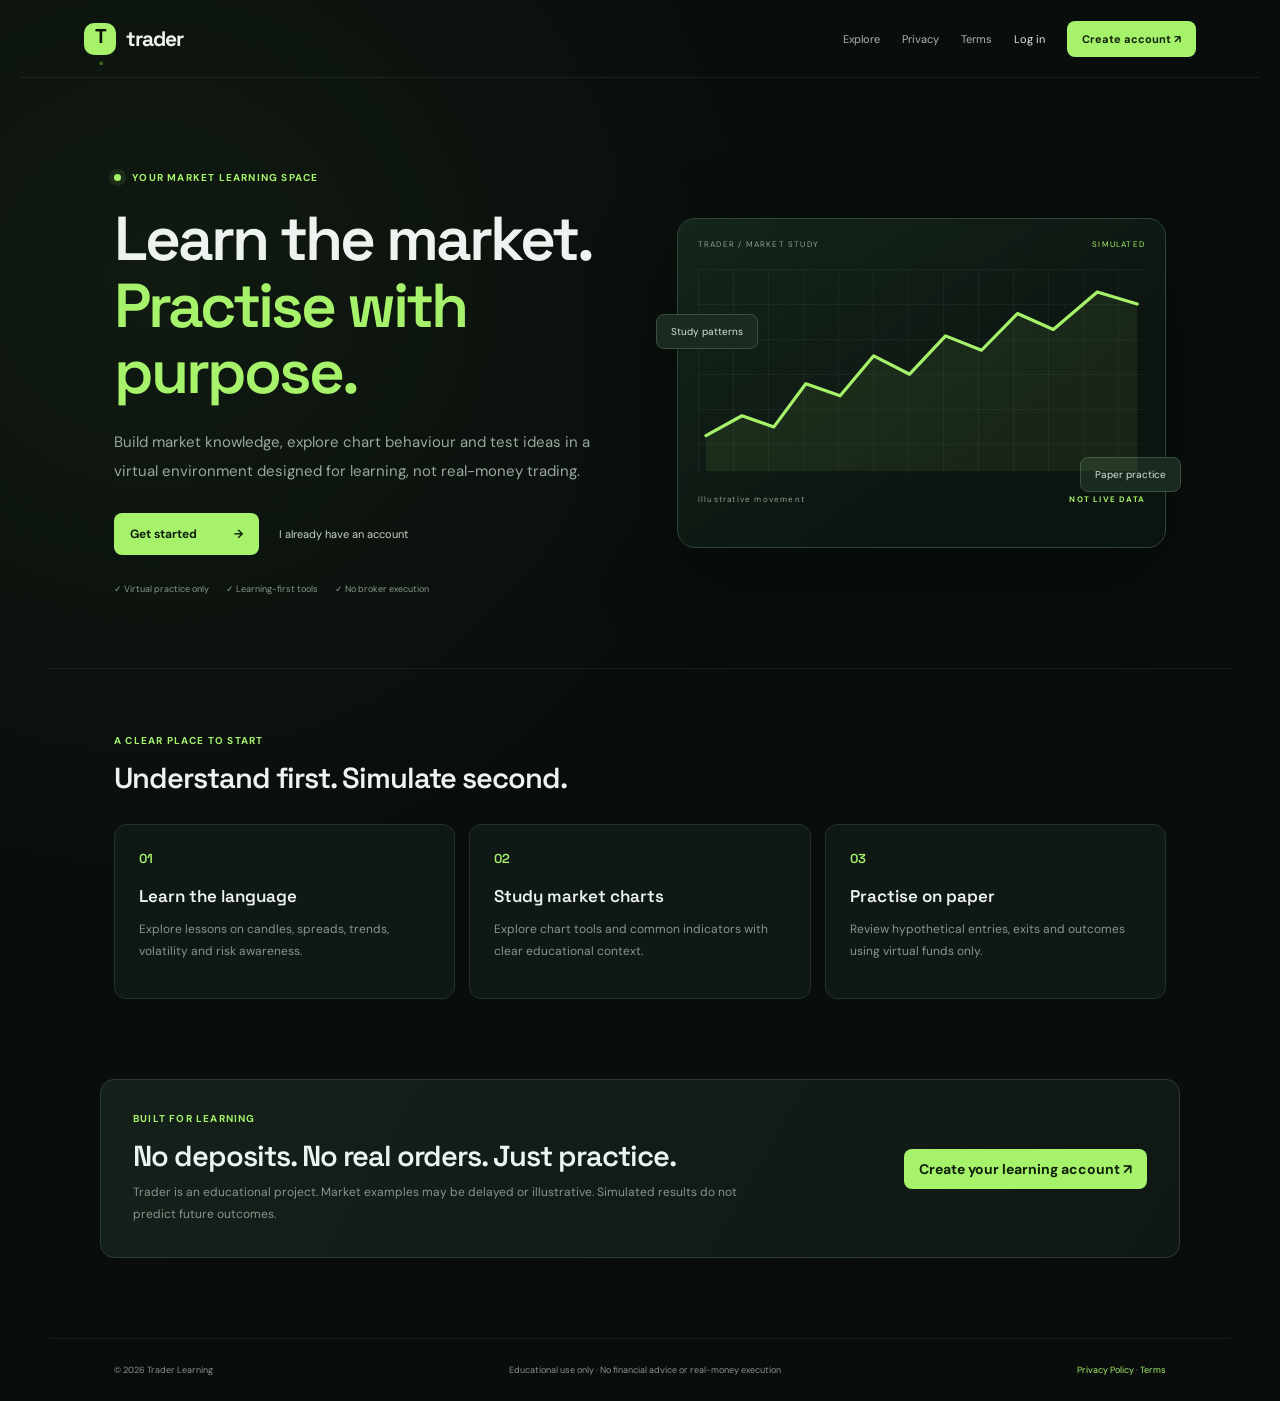
<file: index.html>
<!doctype html>
<html lang="en">
<head>
<meta charset="utf-8"><meta name="viewport" content="width=device-width,initial-scale=1">
<meta name="theme-color" content="#090e0c">
<meta name="description" content="Trader is an educational market-learning and paper-practice workspace.">
<title>Trader | Learn. Explore. Practise.</title>
<link rel="preconnect" href="https://fonts.googleapis.com">
<link href="https://fonts.googleapis.com/css2?family=DM+Sans:wght@400;500;600;700&family=Space+Grotesk:wght@400;500;600;700&display=swap" rel="stylesheet">
<link rel="stylesheet" href="styles.css">
</head>
<body class="landing-body">
<header class="landing-nav"><a class="brand" href="index.html"><span class="brand-mark">T<span>·</span></span> trader</a><nav><a href="#features">Explore</a><a href="privacy.html">Privacy</a><a href="terms.html">Terms</a><a class="landing-login" href="app.html?mode=login">Log in</a><a class="landing-join" href="app.html?mode=signup">Create account ↗</a></nav></header>
<main>
<section class="landing-hero">
<div class="landing-hero-copy"><div class="eyebrow"><span class="pulse"></span> YOUR MARKET LEARNING SPACE</div>
<h1>Learn the market.<br><em>Practise with purpose.</em></h1>
<p>Build market knowledge, explore chart behaviour and test ideas in a virtual environment designed for learning, not real-money trading.</p>
<div class="landing-actions"><a class="primary-btn" href="app.html?mode=signup">Get started <b>→</b></a><a class="landing-secondary" href="app.html?mode=login">I already have an account</a></div>
<div class="landing-trust"><span>✓ Virtual practice only</span><span>✓ Learning-first tools</span><span>✓ No broker execution</span></div>
</div>
<div class="landing-visual" aria-label="Illustrative market chart">
<div class="landing-visual-top"><span>TRADER / MARKET STUDY</span><span class="landing-status">SIMULATED</span></div>
<div class="landing-visual-chart"><div class="landing-chart-grid"></div><svg viewBox="0 0 560 250" role="img" aria-label="Illustrative chart line"><path d="M10 205 L55 180 L95 194 L135 140 L178 155 L220 105 L265 128 L310 80 L355 98 L400 52 L445 72 L500 25 L550 40" fill="none" stroke="#a6f36b" stroke-width="4" stroke-linecap="round" stroke-linejoin="round"/><path d="M10 205 L55 180 L95 194 L135 140 L178 155 L220 105 L265 128 L310 80 L355 98 L400 52 L445 72 L500 25 L550 40 L550 250 L10 250Z" fill="#a6f36b" opacity=".08"/></svg></div>
<div class="landing-visual-bottom"><span>Illustrative movement</span><b>NOT LIVE DATA</b></div>
<div class="landing-float landing-float-one">Study patterns</div><div class="landing-float landing-float-two">Paper practice</div>
</div>
</section>
<section class="landing-features" id="features"><div class="eyebrow">A CLEAR PLACE TO START</div><h2>Understand first. Simulate second.</h2><div class="landing-feature-grid">
<article><span>01</span><h3>Learn the language</h3><p>Explore lessons on candles, spreads, trends, volatility and risk awareness.</p></article>
<article><span>02</span><h3>Study market charts</h3><p>Explore chart tools and common indicators with clear educational context.</p></article>
<article><span>03</span><h3>Practise on paper</h3><p>Review hypothetical entries, exits and outcomes using virtual funds only.</p></article>
</div></section>
<section class="landing-note"><div><div class="eyebrow">BUILT FOR LEARNING</div><h2>No deposits. No real orders. Just practice.</h2><p>Trader is an educational project. Market examples may be delayed or illustrative. Simulated results do not predict future outcomes.</p></div><a class="landing-join" href="app.html?mode=signup">Create your learning account ↗</a></section>
</main>
<footer class="landing-footer"><span>© 2026 Trader Learning</span><span>Educational use only · No financial advice or real-money execution</span><span><a href="privacy.html">Privacy Policy</a> · <a href="terms.html">Terms</a></span></footer>
</body></html>
</file>
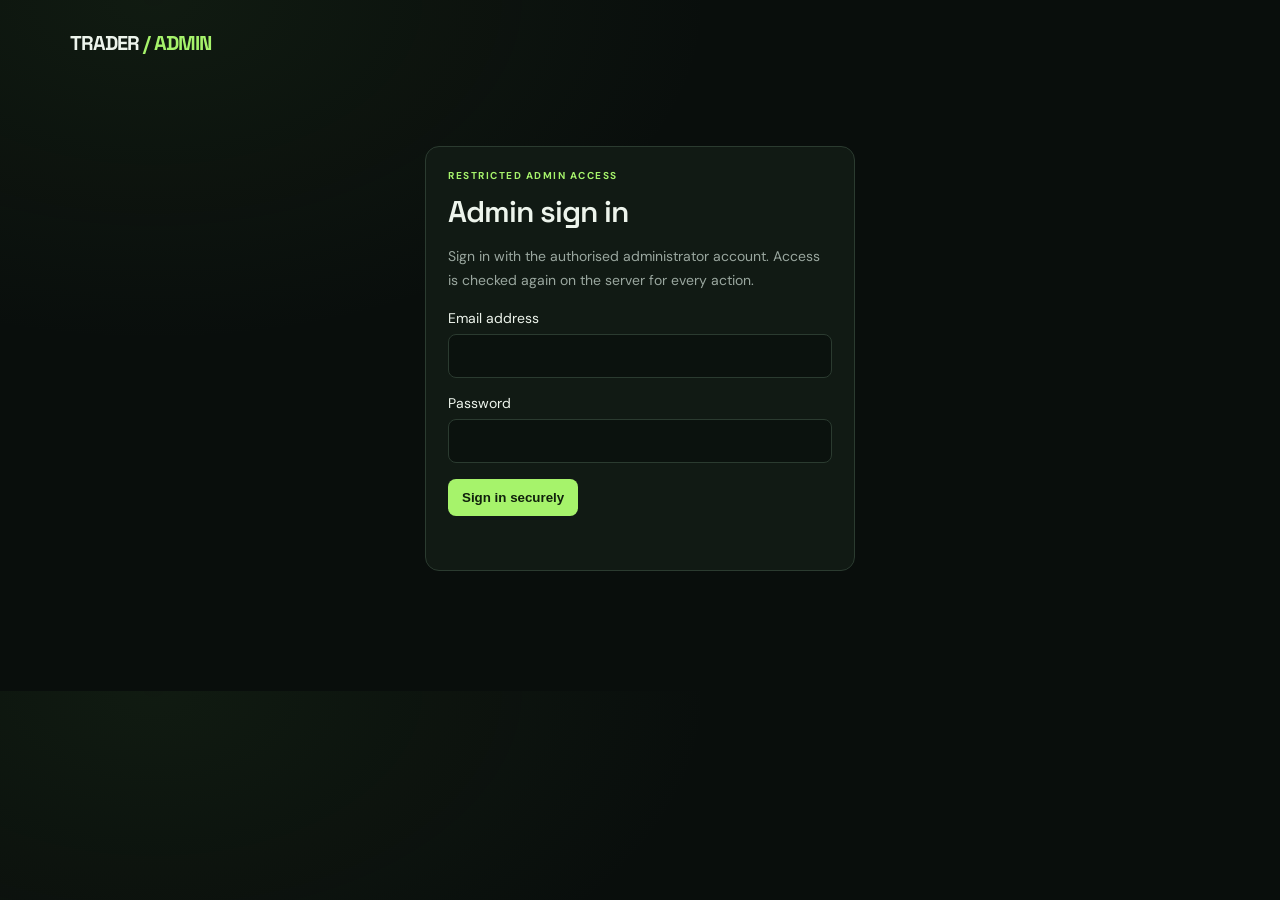
<file: admin.html>
<!doctype html>
<html lang="en"><head><meta charset="utf-8"><meta name="viewport" content="width=device-width,initial-scale=1"><meta name="theme-color" content="#090e0c"><title>Trader | Admin</title><link rel="preconnect" href="https://fonts.googleapis.com"><link href="https://fonts.googleapis.com/css2?family=DM+Sans:wght@400;500;600;700&family=Space+Grotesk:wght@500;600;700&display=swap" rel="stylesheet"><style>
:root{color-scheme:dark;--bg:#090e0c;--panel:#111a14;--line:#2b3b30;--text:#edf4ec;--muted:#9aa79f;--green:#a6f36b;--red:#ff8585;--amber:#e8c77d}*{box-sizing:border-box}body{margin:0;background:radial-gradient(ellipse at 12% 0%,#4d7e391c,transparent 35%),var(--bg);color:var(--text);font:14px "DM Sans",sans-serif}.wrap{max-width:1180px;margin:auto;padding:30px 20px}.top{display:flex;justify-content:space-between;align-items:center;gap:15px;margin-bottom:28px}.brand{font:700 20px "Space Grotesk";letter-spacing:-1px}.brand b{color:var(--green)}.eyebrow{color:var(--green);font-size:10px;letter-spacing:1.5px;font-weight:700}.panel{background:var(--panel);border:1px solid var(--line);border-radius:14px;padding:22px}.auth{max-width:430px;margin:10vh auto}.h1{font:600 30px "Space Grotesk";letter-spacing:-1px;margin:10px 0}.muted{color:var(--muted);line-height:1.7}.field{display:grid;gap:7px;margin:16px 0}.field input{width:100%;height:44px;background:#0b120e;border:1px solid var(--line);border-radius:8px;padding:0 12px;color:var(--text)}button{border:0;border-radius:8px;padding:11px 14px;background:var(--green);color:#10200c;font-weight:700;cursor:pointer}button:disabled{opacity:.55;cursor:wait}.secondary{background:#1b2a20;color:var(--text);border:1px solid var(--line)}.danger{background:#3b1d1d;color:#ffd9d9;border:1px solid #6a3030}.message{min-height:20px;color:var(--muted);font-size:12px;margin-top:12px}.message.error{color:var(--red)}.hidden{display:none!important}.stats{display:grid;grid-template-columns:repeat(3,1fr);gap:12px;margin:18px 0}.stat{padding:16px;background:#0c140f;border:1px solid var(--line);border-radius:10px}.stat b{display:block;font:600 25px "Space Grotesk";margin-top:6px}.toolbar{display:flex;justify-content:space-between;gap:12px;align-items:center;margin:18px 0}.toolbar input{height:40px;max-width:320px;width:100%;background:#0b120e;border:1px solid var(--line);border-radius:8px;padding:0 12px;color:var(--text)}.table-wrap{overflow:auto}table{border-collapse:collapse;width:100%;min-width:760px}th,td{text-align:left;padding:13px 10px;border-bottom:1px solid #243229;font-size:12px}th{color:var(--muted);font-size:10px;letter-spacing:.8px}.status{display:inline-block;border-radius:20px;padding:5px 8px;font-size:10px;background:#202a23;color:var(--muted)}.status.ok{color:var(--green);background:#17271b}.status.pending{color:var(--amber);background:#2b2618}.status.blocked{color:var(--red);background:#321d1d}.actions{display:flex;flex-wrap:wrap;gap:6px}.actions button{font-size:10px;padding:7px 9px}.small{font-size:10px;color:var(--muted)}@media(max-width:640px){.wrap{padding:18px 12px}.panel{padding:16px}.stats{grid-template-columns:1fr 1fr}.top{align-items:flex-start}.h1{font-size:25px}.toolbar{align-items:stretch;flex-direction:column}.toolbar input{max-width:none}}
</style></head><body><main class="wrap"><header class="top"><div class="brand">TRADER <b>/ ADMIN</b></div><button id="signOut" class="secondary hidden">Sign out</button></header>
<section id="loginPanel" class="panel auth"><div class="eyebrow">RESTRICTED ADMIN ACCESS</div><h1 class="h1">Admin sign in</h1><p class="muted">Sign in with the authorised administrator account. Access is checked again on the server for every action.</p><form id="loginForm"><label class="field">Email address<input id="email" type="email" autocomplete="username" required></label><label class="field">Password<input id="password" type="password" autocomplete="current-password" required></label><button id="loginButton" type="submit">Sign in securely</button></form><div id="loginMessage" class="message" role="status"></div></section>
<section id="dashboard" class="hidden"><div class="eyebrow">ACCOUNT CONTROL CENTRE</div><h1 class="h1">User management</h1><p class="muted">Review registrations, approve learner access, pause accounts or remove accounts. Only the authorised admin can perform these actions.</p><div class="panel" style="margin:18px 0;border-color:#547c3d;background:#101b13"><div class="eyebrow">TELEGRAM CONNECTION</div><h2 style="font:600 20px Space Grotesk;margin:8px 0">Bot notification test</h2><p class="muted">Send one test message to the Telegram account connected to Trader. This does not create a market alert or place an order.</p><button id="telegramTest" type="button" style="min-height:46px;padding:12px 20px">Send Telegram test message</button></div><div class="stats"><div class="stat"><span class="small">TOTAL ACCOUNTS</span><b id="totalCount">0</b></div><div class="stat"><span class="small">AWAITING APPROVAL</span><b id="pendingCount">0</b></div><div class="stat"><span class="small">BLOCKED</span><b id="blockedCount">0</b></div></div><div class="panel"><div class="toolbar"><div><strong>Registered users</strong><div class="small">Email verification and admin approval are separate checks.</div></div><div style="display:flex;gap:8px;flex-wrap:wrap"><input id="search" type="search" placeholder="Search email or name"><button id="refresh" class="secondary">Refresh</button></div></div><div class="table-wrap"><table><thead><tr><th>USER</th><th>EMAIL STATUS</th><th>ACCESS</th><th>JOINED</th><th>ACTIONS</th></tr></thead><tbody id="userRows"><tr><td colspan="5">Loading accounts…</td></tr></tbody></table></div><div id="dashboardMessage" class="message" role="status"></div></div></section></main>
<script type="module">
import { createClient } from "https://esm.sh/@supabase/supabase-js@2";
const url="https://iqrmllibwsoflahhueil.supabase.co";
const key="sb_publishable_WFUKG-wGuCNLSBrLKD5q7A_xTMIzI4Z";
const supabase=createClient(url,key,{auth:{persistSession:true,autoRefreshToken:true,detectSessionInUrl:true}});
const $=id=>document.getElementById(id);let users=[];
function msg(id,text,error=false){$(id).textContent=text;$(id).className="message"+(error?" error":"");}
function esc(v){return String(v??"").replace(/[&<>"']/g,c=>({"&":"&amp;","<":"&lt;",">":"&gt;",'"':"&quot;","'":"&#39;"}[c]));}
async function call(action,extra={}){const {data,error}=await supabase.functions.invoke("trader-admin",{body:{action,...extra}});if(error)throw new Error(error.message||"Admin request failed.");if(data?.error)throw new Error(data.error);return data;}
function render(){const q=$("search").value.trim().toLowerCase();const shown=users.filter(u=>(u.email+" "+u.display_name).toLowerCase().includes(q));$("totalCount").textContent=users.length;$("pendingCount").textContent=users.filter(u=>!u.admin_verified&&!u.is_blocked).length;$("blockedCount").textContent=users.filter(u=>u.is_blocked).length;$("userRows").innerHTML=shown.length?shown.map(u=>{const access=u.is_blocked?'<span class="status blocked">Blocked</span>':u.admin_verified?'<span class="status ok">Approved</span>':'<span class="status pending">Pending</span>';const email=u.email_confirmed?'<span class="status ok">Verified</span>':'<span class="status pending">Unverified</span>';const approve=u.admin_verified?'<button class="secondary" data-action="revoke" data-id="'+esc(u.id)+'">Revoke</button>':'<button data-action="approve" data-id="'+esc(u.id)+'">Approve</button>';const block=u.is_blocked?'<button class="secondary" data-action="unblock" data-id="'+esc(u.id)+'">Unblock</button>':'<button class="danger" data-action="block" data-id="'+esc(u.id)+'">Block</button>';return '<tr><td><strong>'+esc(u.display_name||"Trader learner")+'</strong><div class="small">'+esc(u.email)+'</div></td><td>'+email+'</td><td>'+access+'</td><td>'+new Date(u.created_at).toLocaleDateString()+'</td><td><div class="actions">'+approve+block+'<button class="danger" data-action="delete" data-id="'+esc(u.id)+'">Delete</button></div></td></tr>';}).join(""):'<tr><td colspan="5">No matching accounts.</td></tr>';}
async function load(){msg("dashboardMessage","Loading user accounts…");try{const data=await call("list");users=(data.users||[]).filter(u=>u.id!=="374c89e8-3593-4f57-b818-60ef29b8036f");render();msg("dashboardMessage","Account list updated.");}catch(e){msg("dashboardMessage",e.message,true);}}
async function enter(){const {data:{session}}=await supabase.auth.getSession();if(!session){$("loginPanel").classList.remove("hidden");$("dashboard").classList.add("hidden");$("signOut").classList.add("hidden");return;}try{await call("list");$("loginPanel").classList.add("hidden");$("dashboard").classList.remove("hidden");$("signOut").classList.remove("hidden");await load();}catch(e){await supabase.auth.signOut();$("loginPanel").classList.remove("hidden");msg("loginMessage",e.message,true);}}
$("loginForm").addEventListener("submit",async e=>{e.preventDefault();$("loginButton").disabled=true;msg("loginMessage","Checking administrator account…");const {error}=await supabase.auth.signInWithPassword({email:$("email").value.trim(),password:$("password").value});if(error){msg("loginMessage",error.message,true);}else{await enter();} $("loginButton").disabled=false;});
$("signOut").addEventListener("click",async()=>{await supabase.auth.signOut();await enter();});
$("refresh").addEventListener("click",load);$("search").addEventListener("input",render);$("telegramTest").addEventListener("click",async()=>{const b=$("telegramTest");b.disabled=true;msg("dashboardMessage","Sending a test message to your Telegram…");try{const {data,error}=await supabase.functions.invoke("telegram-notify",{body:{message:"TRADER · TELEGRAM CONNECTION TEST\nYour Trader admin dashboard successfully reached the Telegram bot.\nThis is a test notification only. No live market signal or order was generated."}});if(error)throw new Error(error.message||"Notification request failed.");if(data?.error)throw new Error(data.error);msg("dashboardMessage","Telegram accepted the test notification. Check your Telegram chat.");}catch(err){msg("dashboardMessage","Telegram test failed: "+err.message,true);}finally{b.disabled=false;}});
$("userRows").addEventListener("click",async e=>{const b=e.target.closest("button[data-action]");if(!b)return;const id=b.dataset.id,action=b.dataset.action,u=users.find(x=>x.id===id);if(!u)return;if(action==="delete"&&!confirm("Permanently delete "+u.email+"? This cannot be undone."))return;b.disabled=true;try{if(action==="delete"){await call("delete",{userId:id});}else{const verified=action==="approve"?true:action==="revoke"?false:u.admin_verified;const blocked=action==="block"?true:action==="unblock"?false:u.is_blocked;await call("set_status",{userId:id,verified,blocked});if(action==="approve"||action==="revoke"||action==="block"||action==="unblock"){const label=action==="approve"?"approved":action==="revoke"?"approval revoked":action==="block"?"blocked":"unblocked";try{const {data,error}=await supabase.functions.invoke("telegram-notify",{body:{message:"TRADER · ACCOUNT UPDATE\\nA learner account was "+label+" by the administrator.\\nNo password or personal account details were included."}});if(error||data?.error)msg("dashboardMessage","Account updated. Telegram notification could not be confirmed.",true);else msg("dashboardMessage","Account updated and Telegram notification sent.");}catch(notificationError){msg("dashboardMessage","Account updated. Telegram notification could not be confirmed.",true);}}}await load();}catch(err){msg("dashboardMessage",err.message,true);b.disabled=false;}});
supabase.auth.onAuthStateChange(()=>{queueMicrotask(enter);});await enter();
</script></body></html>
</file>
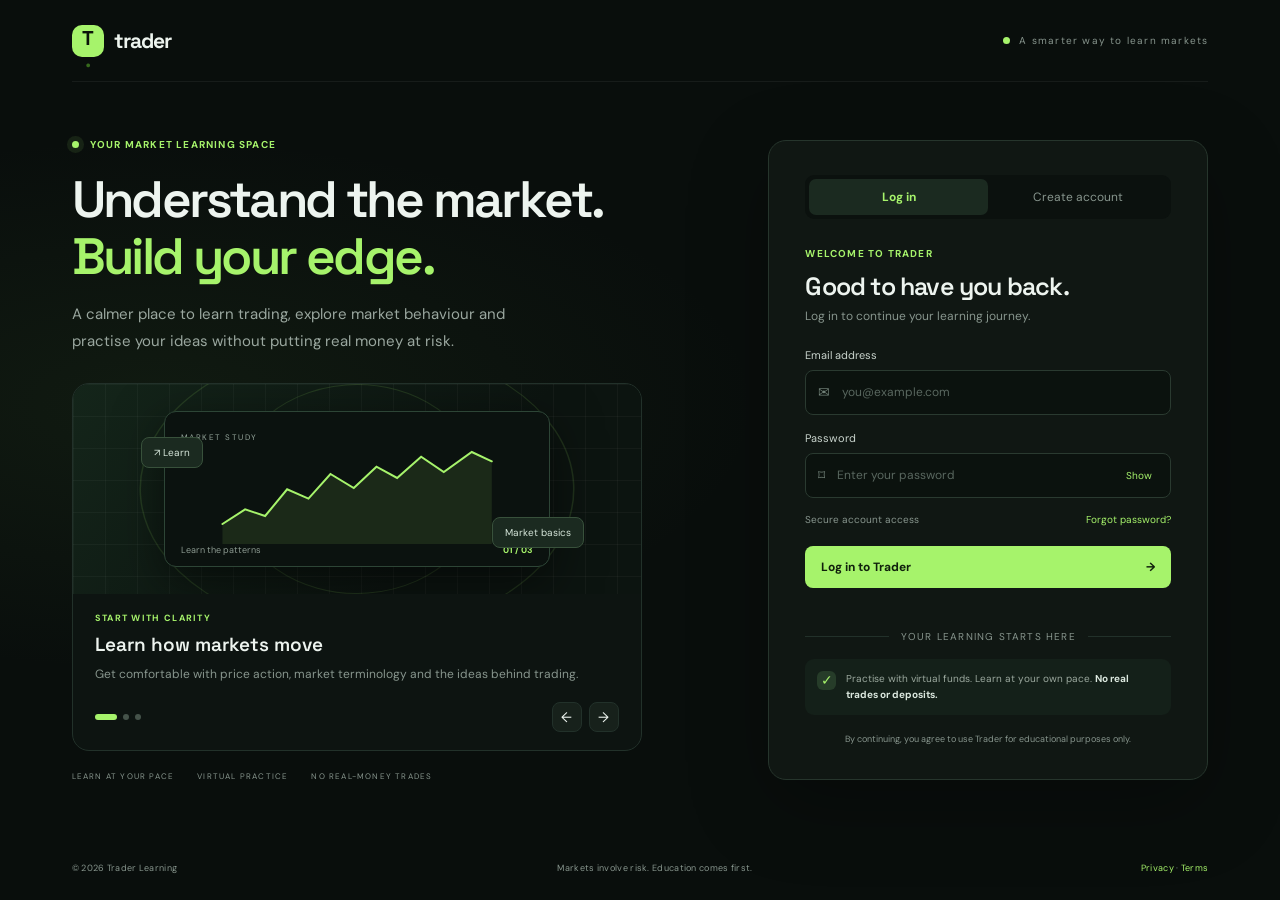
<file: app.html>
<!DOCTYPE html>
<html lang="en"><head><meta charset="UTF-8"><meta name="viewport" content="width=device-width,initial-scale=1"><meta name="theme-color" content="#090e0c"><meta name="description" content="Learn markets, explore chart concepts and practise with virtual funds."><title>Trader | Learn the markets</title><link rel="preconnect" href="https://fonts.googleapis.com"><link href="https://fonts.googleapis.com/css2?family=DM+Sans:wght@400;500;600;700&family=Space+Grotesk:wght@400;500;600;700&display=swap" rel="stylesheet"><link rel="stylesheet" href="styles.css"><script type="module" src="app.js"></script></head>
<body>
<div class="auth-shell" id="authShell"><header class="auth-top"><a class="brand" href="#"><span class="brand-mark">T<span>·</span></span> trader</a><span class="secure-note"><i></i> A smarter way to learn markets</span></header>
<main class="auth-layout"><section class="intro-panel"><div class="eyebrow"><span class="pulse"></span> YOUR MARKET LEARNING SPACE</div><h1>Understand the market.<br><em>Build your edge.</em></h1><p class="intro-copy">A calmer place to learn trading, explore market behaviour and practise your ideas without putting real money at risk.</p>
<div class="slide-card"><div class="slide-art"><div class="art-grid"></div><div class="art-orbit orbit-one"></div><div class="art-orbit orbit-two"></div><div class="mini-chart"><span class="chart-label">MARKET STUDY</span><svg viewBox="0 0 420 150" role="img" aria-label="Illustrative market chart"><path d="M8 120 L42 98 L72 108 L105 68 L137 82 L170 45 L205 66 L239 34 L270 51 L306 19 L340 42 L382 12 L412 26" fill="none" stroke="#a6f36b" stroke-width="3" stroke-linecap="round"/><path d="M8 120 L42 98 L72 108 L105 68 L137 82 L170 45 L205 66 L239 34 L270 51 L306 19 L340 42 L382 12 L412 26 L412 150 L8 150Z" fill="#a6f36b" opacity=".1"/></svg><div class="chart-foot"><span>Learn the patterns</span><b>01 / 03</b></div></div><div class="floating-tag tag-a">↗ Learn</div><div class="floating-tag tag-b">Market basics</div></div><div class="slide-copy"><div class="slide-kicker" id="slideKicker">START WITH CLARITY</div><h2 id="slideTitle">Learn how markets move</h2><p id="slideText">Get comfortable with price action, market terminology and the ideas behind trading.</p></div><div class="slide-controls"><div class="dots"><button class="dot active" data-slide="0" aria-label="Slide 1"></button><button class="dot" data-slide="1" aria-label="Slide 2"></button><button class="dot" data-slide="2" aria-label="Slide 3"></button></div><div class="slide-arrows"><button id="prevSlide" aria-label="Previous slide">←</button><button id="nextSlide" aria-label="Next slide">→</button></div></div></div><div class="trust-row"><span>LEARN AT YOUR PACE</span><span>VIRTUAL PRACTICE</span><span>NO REAL-MONEY TRADES</span></div></section>
<section class="auth-card"><div class="auth-tabs"><button class="auth-tab active" data-mode="login">Log in</button><button class="auth-tab" data-mode="signup">Create account</button></div><div class="auth-heading"><div class="eyebrow">WELCOME TO TRADER</div><h2 id="authTitle">Good to have you back.</h2><p id="authSubtitle">Log in to continue your learning journey.</p></div><form id="authForm"><div class="bot-trap" aria-hidden="true"><label for="website">Leave this field empty</label><input id="website" name="website" type="text" tabindex="-1" autocomplete="off"></div><div id="fullNameGroup" class="signup-name hidden"><label for="fullName">Your name</label><div class="field"><span>◉</span><input id="fullName" type="text" placeholder="Enter your name" autocomplete="name"></div></div><label for="email">Email address</label><div class="field"><span>✉</span><input id="email" type="email" placeholder="you@example.com" autocomplete="email" required></div><label for="password">Password</label><div class="field"><span>⌑</span><input id="password" type="password" placeholder="Enter your password" minlength="8" required><button class="show-pass" type="button" id="togglePassword">Show</button></div><div id="legalConsentGroup" class="legal-consent hidden"><label class="legal-consent-label"><input id="legalConsent" type="checkbox"><span>I agree to the <a href="terms.html" target="_blank" rel="noopener">Terms and Conditions</a> and acknowledge that I have read the <a href="privacy.html" target="_blank" rel="noopener">Privacy Policy</a>.</span></label><small>Required to create an account. This box is not pre-selected.</small></div><div class="form-extras"><span class="session-note">Secure account access</span><a href="#" id="forgotLink">Forgot password?</a></div><button class="primary-btn full" type="submit"><span id="submitText">Log in to Trader</span><b>→</b></button><p class="form-message" id="formMessage" role="status"></p></form><div class="auth-divider"><span>YOUR LEARNING STARTS HERE</span></div><div class="auth-foot"><span class="shield">✓</span><p>Practise with virtual funds. Learn at your own pace. <strong>No real trades or deposits.</strong></p></div><p class="terms">By continuing, you agree to use Trader for educational purposes only.</p></section></main><footer class="site-footer"><span>© 2026 Trader Learning</span><span>Markets involve risk. Education comes first.</span><span class="legal-footer-links"><a href="privacy.html">Privacy</a> · <a href="terms.html">Terms</a></span></footer></div>
<div class="app-shell hidden" id="appShell"><aside class="sidebar"><a class="brand side-brand" href="#"><span class="brand-mark">T<span>·</span></span> trader</a><div class="workspace-label">WORKSPACE</div><nav class="side-nav"><button class="nav-link active" data-page="overview"><span>◫</span> Overview</button><button class="nav-link" data-page="markets"><span>⌁</span> Market watch</button><button class="nav-link" data-page="practice"><span>◉</span> Paper practice</button><button class="nav-link" data-page="signals"><span>⌁</span> Trading signals <small>FREE</small></button><button class="nav-link" data-page="bot"><span>⚙</span> Bot Lab <small>PAPER</small></button><button class="nav-link" data-page="learn"><span>▤</span> Learning hub</button></nav><div class="sidebar-bottom"><div class="risk-card"><div class="risk-icon">✳</div><strong>Learn before you leap.</strong><p>Every market example here is educational and simulated.</p></div><button class="nav-link" id="logoutBtn"><span>↪</span> Log out</button><div class="profile-mini"><div class="avatar">T</div><div><strong id="profileEmail">Trader learner</strong><span>Learning account</span></div><span class="more">···</span></div></div></aside>
<main class="main-area"><header class="topbar"><div><span class="breadcrumb">Workspace /</span> <strong id="pageName">Overview</strong></div><div class="top-actions"><span class="market-status"><i></i> SIMULATED ENVIRONMENT</span><button class="icon-btn" aria-label="Notifications">♧</button><div class="avatar small-avatar">T</div></div></header><div class="page-content">
<section class="page-view active" id="page-overview"><div class="welcome-row"><div><div class="eyebrow">YOUR LEARNING DESK</div><h1>Good day, <span id="welcomeName">Trader</span>.</h1><p>Small steps. Better understanding. Smarter practice.</p></div><button class="outline-btn" data-go="learn">Explore lessons <b>↗</b></button></div>
<div class="stats-grid"><article class="stat-card"><div class="stat-top">VIRTUAL BALANCE <span>ⓘ</span></div><div class="stat-value">$10,000.00</div><div class="stat-foot"><span class="green-dot"></span> Practice funds only</div></article><article class="stat-card"><div class="stat-top">LEARNING STREAK <span>✳</span></div><div class="stat-value">1 <small>day</small></div><div class="stat-foot">Start building your routine</div></article><article class="stat-card"><div class="stat-top">LESSONS COMPLETED <span>▤</span></div><div class="stat-value" id="lessonCount">0 <small>/ 8</small></div><div class="stat-foot">Your progress, at your pace</div></article><article class="stat-card"><div class="stat-top">WATCHLIST <span>⌁</span></div><div class="stat-value">04 <small>assets</small></div><div class="stat-foot">Illustrative market data</div></article></div>
<div class="dashboard-grid"><article class="panel chart-panel"><div class="panel-head"><div><div class="eyebrow">MARKET OVERVIEW</div><h3>Market behaviour, at a glance</h3></div><span class="live-pill">DEMO DATA</span></div><div class="chart-legend"><span><i></i> Illustrative price movement</span><span>Last 7 periods</span></div><div class="large-chart"><div class="y-labels"><span>105</span><span>100</span><span>95</span><span>90</span></div><svg viewBox="0 0 700 230" preserveAspectRatio="none" role="img" aria-label="Illustrative market price chart"><path class="grid-line" d="M0 30H700 M0 85H700 M0 140H700 M0 195H700"/><path d="M0 172 C30 165 45 128 80 143 S120 156 150 112 S205 122 230 96 S275 115 310 78 S355 96 390 64 S430 91 470 70 S520 84 550 42 S600 68 630 31 S670 54 700 20 L700 220 L0 220Z" fill="#a6f36b" opacity=".09"/><path d="M0 172 C30 165 45 128 80 143 S120 156 150 112 S205 122 230 96 S275 115 310 78 S355 96 390 64 S430 91 470 70 S520 84 550 42 S600 68 630 31 S670 54 700 20" fill="none" stroke="#a6f36b" stroke-width="3"/></svg></div><div class="chart-x"><span>Period 1</span><span>Period 2</span><span>Period 3</span><span>Period 4</span><span>Period 5</span><span>Period 6</span><span>Period 7</span></div><p class="chart-disclaimer">Illustrative chart for learning purposes. Not live market data.</p></article>
<article class="panel watch-panel"><div class="panel-head"><div><div class="eyebrow">YOUR SHORTLIST</div><h3>Watchlist</h3></div><button class="text-btn" data-go="markets">View all ↗</button></div><div class="watch-row"><div class="coin-icon bitcoin">₿</div><div class="asset-name"><strong>Bitcoin</strong><span>BTC / USD</span></div><div class="asset-price"><strong>$67,420</strong><span class="positive">+1.8%</span></div></div><div class="watch-row"><div class="coin-icon ethereum">◆</div><div class="asset-name"><strong>Ethereum</strong><span>ETH / USD</span></div><div class="asset-price"><strong>$3,520</strong><span class="positive">+0.9%</span></div></div><div class="watch-row"><div class="coin-icon gold">Au</div><div class="asset-name"><strong>Gold</strong><span>XAU / USD</span></div><div class="asset-price"><strong>$2,340</strong><span class="negative">−0.3%</span></div></div><div class="watch-row"><div class="coin-icon forex">€</div><div class="asset-name"><strong>EUR / USD</strong><span>Forex</span></div><div class="asset-price"><strong>1.0842</strong><span class="positive">+0.2%</span></div></div><p class="chart-disclaimer">Sample figures only. Not current quotes.</p></article></div>
<div class="bottom-grid"><article class="panel"><div class="panel-head"><div><div class="eyebrow">PICK UP A NEW SKILL</div><h3>Continue learning</h3></div><button class="text-btn" data-go="learn">All lessons ↗</button></div><div class="lesson-feature"><div class="lesson-art"><span>01</span><div class="candles"><i></i><i></i><i></i><i></i><i></i><i></i><i></i></div></div><div class="lesson-info"><span class="lesson-tag">BEGINNER · 8 MIN</span><h4>Reading a candlestick chart</h4><p>Understand what each candle can tell you about price movement.</p><button class="small-primary" data-go="learn">Start lesson →</button></div></div></article><article class="panel insight-panel"><div class="eyebrow">TRADER NOTE</div><div class="insight-symbol">✳</div><h3>Good decisions start with good questions.</h3><p>Before studying a setup, ask what the chart shows, what it does not show, and what could prove your idea wrong.</p><button class="text-btn" data-go="signals">Explore signal studies ↗</button></article></div></section>
<section class="page-view" id="page-markets"><div class="eyebrow">EXPLORE THE LANDSCAPE</div><h1>Market watch</h1><p class="page-lead">A sample watchlist to help you learn how different markets are discussed. Figures below are fictional examples.</p><div class="panel table-panel"><div class="panel-head"><h3>Assets to study</h3><span class="live-pill">ILLUSTRATIVE DATA</span></div><div class="market-table"><div class="table-row table-head"><span>ASSET</span><span>SYMBOL</span><span>EXAMPLE PRICE</span><span>EXAMPLE CHANGE</span><span>STUDY</span></div><div class="table-row"><b>Bitcoin</b><span>BTC/USD</span><strong>$67,420</strong><span class="positive">+1.8%</span><button class="study-btn" data-study="Bitcoin">Study ↗</button></div><div class="table-row"><b>Ethereum</b><span>ETH/USD</span><strong>$3,520</strong><span class="positive">+0.9%</span><button class="study-btn" data-study="Ethereum">Study ↗</button></div><div class="table-row"><b>Gold</b><span>XAU/USD</span><strong>$2,340</strong><span class="negative">−0.3%</span><button class="study-btn" data-study="Gold">Study ↗</button></div><div class="table-row"><b>Euro / US Dollar</b><span>EUR/USD</span><strong>1.0842</strong><span class="positive">+0.2%</span><button class="study-btn" data-study="EUR/USD">Study ↗</button></div></div></div><div class="notice"><b>Remember:</b> Prices and percentage changes are sample data, not live quotes or a basis for financial decisions.</div></section>
<section class="page-view" id="page-practice"><div class="eyebrow">LEARN BY DOING</div><h1>Paper practice</h1><p class="page-lead">Explore how a virtual portfolio works. No deposits, no real orders and no financial exposure.</p><div class="practice-grid"><article class="panel virtual-card"><span class="live-pill">SIMULATED ACCOUNT</span><div class="eyebrow">STARTING VIRTUAL BALANCE</div><div class="virtual-balance">$10,000.00</div><p>This is a learning balance. It has no cash value and cannot be withdrawn.</p><div class="virtual-line"></div><div class="virtual-stats"><span>Available practice funds <b>$10,000.00</b></span><span>Open simulated positions <b>0</b></span></div></article><article class="panel"><div class="eyebrow">PRACTICE CHECKLIST</div><h3>Build a repeatable process</h3><ul class="check-list"><li>Write down the market idea you want to study.</li><li>Identify what would invalidate that idea.</li><li>Record a hypothetical entry and exit for review.</li><li>Reflect on the outcome without risking money.</li></ul><span class="practice-label">SIMULATED LEARNING ONLY</span></article></div></section>
<section class="page-view" id="page-signals">
<div class="eyebrow">MARKET DATA & TECHNICAL STUDIES</div><h1>Market signals & chart lab</h1>
<p class="page-lead">Explore live or delayed market charts and study common MT4/MT5 indicators. Indicator readings are educational context, not personal trade instructions or guaranteed predictions.</p>
<div class="signal-toolbar panel">
 <div class="signal-control"><label for="marketSymbol">MARKET / SYMBOL</label><select id="marketSymbol">
 <optgroup label="Forex"><option value="FX:EURUSD">EUR / USD</option><option value="FX:GBPUSD">GBP / USD</option><option value="FX:USDJPY">USD / JPY</option><option value="FX:AUDUSD">AUD / USD</option><option value="FX:USDCHF">USD / CHF</option><option value="FX:USDCAD">USD / CAD</option><option value="FX:NZDUSD">NZD / USD</option></optgroup>
 <optgroup label="Metals"><option value="OANDA:XAUUSD">Gold / USD</option><option value="OANDA:XAGUSD">Silver / USD</option></optgroup>
 <optgroup label="Crypto"><option value="BINANCE:BTCUSDT">Bitcoin / USDT</option><option value="BINANCE:ETHUSDT">Ethereum / USDT</option><option value="BINANCE:SOLUSDT">Solana / USDT</option><option value="BINANCE:BNBUSDT">BNB / USDT</option><option value="BINANCE:XRPUSDT">XRP / USDT</option><option value="BINANCE:ADAUSDT">Cardano / USDT</option><option value="BINANCE:DOGEUSDT">Dogecoin / USDT</option></optgroup>
 </select></div>
 <div class="signal-control"><label for="marketInterval">TIMEFRAME</label><select id="marketInterval"><option value="5">5 minutes</option><option value="15">15 minutes</option><option value="60" selected>1 hour</option><option value="240">4 hours</option><option value="D">1 day</option><option value="W">1 week</option></select></div>
 <div class="signal-control custom-symbol-control"><label for="customSymbol">OR ENTER A TRADINGVIEW SYMBOL</label><input id="customSymbol" placeholder="e.g. OANDA:EURGBP" autocomplete="off"></div>
 <button class="primary-btn chart-load-btn" id="loadCustomSymbol" type="button">Load chart <b>↗</b></button>
</div>
<div class="panel live-chart-panel">
 <div class="panel-head"><div><div class="eyebrow">INTERACTIVE PRICE CHART</div><h3 id="chartAssetTitle">EUR / USD</h3></div><span class="live-pill">TRADINGVIEW DATA</span></div>
 <div class="tv-chart-wrap"><div id="tvChartContainer" aria-label="Interactive TradingView market chart"></div></div>
 <p class="chart-disclaimer">Market data is supplied by TradingView and its data providers. Availability, exchange permissions and delays vary by instrument and region. Confirm quotes with your MT4/MT5 broker before interpreting differences.</p>
</div>
<div class="indicator-grid">
 <article class="panel indicator-card"><span class="indicator-tag">MOMENTUM</span><h3>RSI · Relative Strength Index</h3><p>Common MT4/MT5 oscillator that measures recent price momentum. Learners often study the 30 and 70 reference zones, while remembering that strong trends can keep RSI elevated or depressed.</p><div class="indicator-rule"><b>Study:</b> momentum and divergence. <b>Not:</b> an automatic reversal call.</div></article>
 <article class="panel indicator-card"><span class="indicator-tag">TREND / MOMENTUM</span><h3>MACD</h3><p>Compares moving averages to explore momentum shifts. The MACD line, signal line and histogram can help explain changes in momentum, but can lag and produce false readings in sideways markets.</p><div class="indicator-rule"><b>Study:</b> line relationship and histogram. <b>Not:</b> a guaranteed entry trigger.</div></article>
 <article class="panel indicator-card"><span class="indicator-tag">TREND</span><h3>Moving averages · EMA / SMA</h3><p>Average prices over a selected period. MT4/MT5 learners commonly compare shorter and longer averages to describe trend direction and dynamic areas of interest.</p><div class="indicator-rule"><b>Study:</b> slope and price context. <b>Not:</b> a forecast.</div></article>
 <article class="panel indicator-card"><span class="indicator-tag">VOLATILITY</span><h3>Bollinger Bands</h3><p>Volatility bands around a moving average. Band expansion and contraction describe changing volatility. Touching a band alone does not mean price must reverse.</p><div class="indicator-rule"><b>Study:</b> volatility and compression. <b>Not:</b> a standalone signal.</div></article>
</div>
<div class="panel mt-platform-note"><div class="eyebrow">MT4 / MT5 COMPATIBILITY</div><h3>Same analysis concepts, broker-specific prices</h3><p>RSI, MACD, moving averages and Bollinger Bands are standard indicator concepts available in MetaTrader 4 and MetaTrader 5. TradingView symbols and broker symbols may differ, and spreads, candle close times and prices can vary. Match the exact instrument and timeframe on your broker's demo chart before comparing studies.</p></div>
<div class="panel study-engine-panel">
 <div class="eyebrow">SUPABASE EDGE ANALYSIS · HISTORICAL DATA</div>
 <h3>Indicator study engine</h3>
 <p class="page-lead">Upload a historical OHLC CSV file to calculate RSI, MACD, EMA and Bollinger Bands. This tool studies past candles only. It does not create live predictions or trade instructions.</p>
 <div class="study-upload-row">
  <label class="study-file-label" for="studyCsvFile">HISTORICAL OHLC CSV</label>
  <input id="studyCsvFile" type="file" accept=".csv,text/csv">
  <button class="primary-btn" id="runMarketStudy" type="button">Analyse historical data</button>
 </div>
 <p id="studyRunMessage" class="study-run-message" aria-live="polite">CSV format: timestamp, open, high, low, close. At least 60 rows are required.</p>
 <div id="studyResults" class="study-results" hidden>
  <div class="study-context-grid"><div><small>MARKET CONTEXT</small><b id="studyTrend"></b></div><div><small>MOMENTUM CONTEXT</small><b id="studyMomentum"></b></div><div><small>CANDLES STUDIED</small><b id="studyCount"></b></div></div>
  <div class="study-metric-grid" id="studyMetrics"></div>
  <h4>What the calculations show</h4><ul id="studyObservations"></ul>
  <p class="study-limitations">Historical study only. Results depend on the CSV data supplied and are not forecasts.</p>
 </div>
</div>
<div class="notice"><b>Important:</b> Trader is a learning platform. It does not provide personal financial advice, actionable buy/sell calls, automated orders or a guarantee of profitable outcomes. Crypto and forex markets can be highly volatile.</div>
</section>
<section class="page-view" id="page-bot">
<div class="eyebrow">SIMULATION ENGINE · FOREX + CRYPTO</div>
<h1>Bot Lab</h1>
<p class="page-lead">Run a historical paper backtest using your own OHLCV candle file. This lab cannot connect to a broker or place live orders.</p>
<div class="bot-safety-strip"><span>● PAPER MODE LOCKED</span><span>No exchange keys · No broker login · No live execution</span></div>
<div class="panel bot-setup-panel">
 <div class="panel-head"><div><div class="eyebrow">SIMULATION CONFIGURATION</div><h3>Configure a backtest</h3></div><span class="live-pill">HISTORICAL DATA</span></div>
 <div class="bot-form-grid">
  <div class="signal-control"><label for="botApiUrl">PAPER ENGINE API URL</label><input id="botApiUrl" value="http://127.0.0.1:8000" spellcheck="false"></div>
  <div class="signal-control"><label for="botMarket">MARKET TYPE</label><select id="botMarket"><option value="forex">Forex</option><option value="crypto">Cryptocurrency</option></select></div>
  <div class="signal-control"><label for="botSymbol">SYMBOL</label><input id="botSymbol" value="EURUSD" maxlength="24"></div>
  <div class="signal-control"><label for="botTimeframe">TIMEFRAME</label><select id="botTimeframe"><option>5m</option><option>15m</option><option>30m</option><option selected>1h</option><option>4h</option><option>1d</option><option>1w</option></select></div>
  <div class="signal-control"><label for="botBalance">VIRTUAL STARTING BALANCE</label><input id="botBalance" type="number" min="100" max="1000000" step="100" value="10000"></div>
  <div class="signal-control"><label for="botRisk">RISK BUDGET PER TRADE (%)</label><input id="botRisk" type="number" min="0.1" max="2" step="0.1" value="0.5"></div>
  <div class="signal-control"><label for="botCsvFile">HISTORICAL CANDLE CSV</label><input id="botCsvFile" type="file" accept=".csv,text/csv"></div>
 </div>
 <p class="bot-file-help">CSV columns required: timestamp, open, high, low, close. Volume is optional. Export historical candles from MT4/MT5 or use a trusted crypto OHLCV data provider. At least 60 candles are required.</p>
 <button class="primary-btn" id="runBotBacktest" type="button">Run paper backtest <b>↗</b></button>
 <div id="botRunMessage" class="bot-run-message" role="status" aria-live="polite">The engine runs locally or on an API server you control. It does not send orders anywhere.</div>
</div>
<div class="bot-results-grid" id="botResults" hidden>
 <div class="panel bot-result-main"><div class="eyebrow">SIMULATED RESULTS</div><h3 id="botResultTitle">Backtest result</h3><div class="bot-metrics" id="botMetrics"></div></div>
 <div class="panel"><div class="eyebrow">RISK CONTROLS</div><div id="botRiskSummary" class="bot-risk-summary"></div></div>
 <div class="panel bot-trades-panel"><div class="eyebrow">SIMULATED TRADE LOG</div><div class="bot-trades-scroll"><table class="bot-trades-table"><thead><tr><th>Side</th><th>Entry</th><th>Exit</th><th>Net P/L</th><th>Reason</th></tr></thead><tbody id="botTradeRows"></tbody></table></div></div>
</div>
<div class="notice"><b>How this works:</b> The starter model studies EMA crossovers with RSI confirmation. It uses the next candle's open for simulated fills, estimated fees and slippage, ATR-based stops/targets and loss limits. Backtest results are historical simulations, not predictions or proof of profitability.</div>
</section><section class="page-view" id="page-learn"><div class="eyebrow">THE LEARNING HUB</div><h1>Build your market knowledge</h1><p class="page-lead">A practical starting path, from market vocabulary to chart reading and risk awareness.</p><div class="learning-grid" id="learningGrid"><article class="panel learning-card"><span class="lesson-number">01</span><span class="lesson-tag">FOUNDATIONS · 5 MIN</span><h3>What is a financial market?</h3><p>Learn what markets are and why people exchange financial assets.</p><button class="lesson-action" data-lesson="0">Mark complete <span>→</span></button></article><article class="panel learning-card"><span class="lesson-number">02</span><span class="lesson-tag">CHARTS · 8 MIN</span><h3>Reading candlesticks</h3><p>Understand open, high, low and close in a candlestick.</p><button class="lesson-action" data-lesson="1">Mark complete <span>→</span></button></article><article class="panel learning-card"><span class="lesson-number">03</span><span class="lesson-tag">FOUNDATIONS · 6 MIN</span><h3>Bid, ask and spread</h3><p>Explore common terms used when describing market prices.</p><button class="lesson-action" data-lesson="2">Mark complete <span>→</span></button></article><article class="panel learning-card"><span class="lesson-number">04</span><span class="lesson-tag">ANALYSIS · 9 MIN</span><h3>Trends and ranges</h3><p>Recognise the difference between directional and sideways movement.</p><button class="lesson-action" data-lesson="3">Mark complete <span>→</span></button></article><article class="panel learning-card"><span class="lesson-number">05</span><span class="lesson-tag">ANALYSIS · 7 MIN</span><h3>Support and resistance</h3><p>Learn how traders discuss important price areas.</p><button class="lesson-action" data-lesson="4">Mark complete <span>→</span></button></article><article class="panel learning-card"><span class="lesson-number">06</span><span class="lesson-tag">RISK · 8 MIN</span><h3>Risk and position sizing</h3><p>Understand why managing uncertainty matters more than predicting every move.</p><button class="lesson-action" data-lesson="5">Mark complete <span>→</span></button></article><article class="panel learning-card"><span class="lesson-number">07</span><span class="lesson-tag">PRACTICE · 6 MIN</span><h3>Keeping a learning journal</h3><p>Record your assumptions and review what you learn from examples.</p><button class="lesson-action" data-lesson="6">Mark complete <span>→</span></button></article><article class="panel learning-card"><span class="lesson-number">08</span><span class="lesson-tag">MINDSET · 5 MIN</span><h3>Bias and decision-making</h3><p>Spot common thinking traps and practise asking better questions.</p><button class="lesson-action" data-lesson="7">Mark complete <span>→</span></button></article></div></section>
<footer class="app-footer">Trader is educational. All displayed market figures and practice balances are illustrative. No financial advice or real trading is provided. <span class="legal-footer-links"><a href="privacy.html">Privacy Policy</a> · <a href="terms.html">Terms and Conditions</a></span></footer></div></main></div></body></html>
</file>
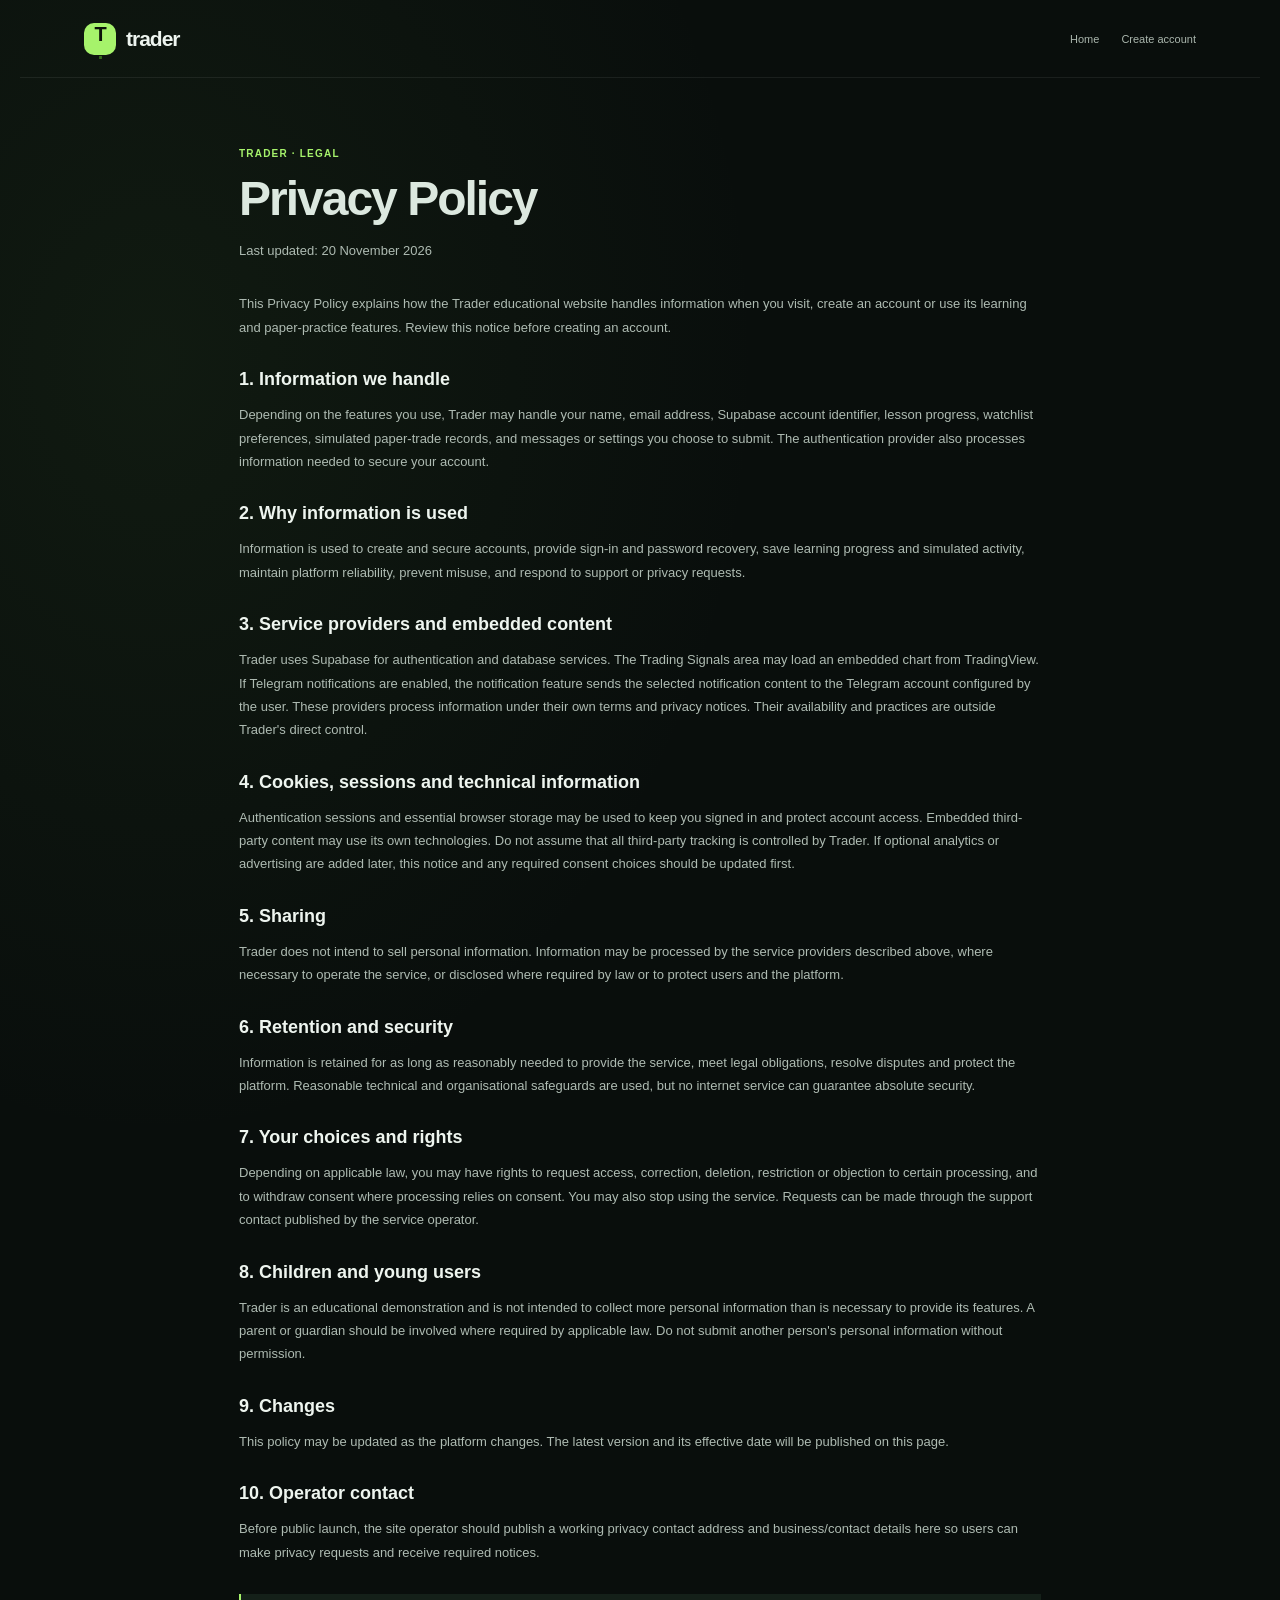
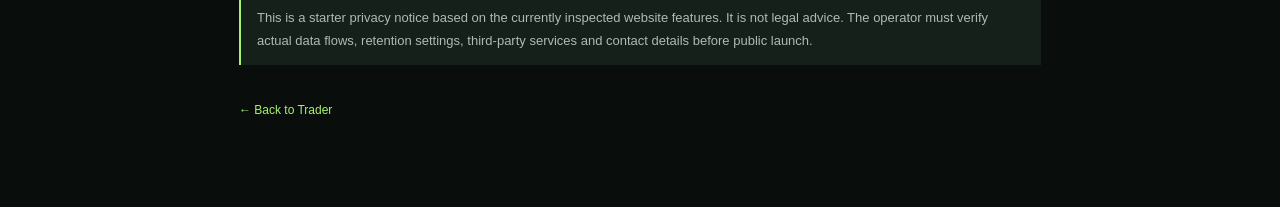
<file: privacy.html>
<!doctype html>
<html lang="en"><head><meta charset="utf-8"><meta name="viewport" content="width=device-width,initial-scale=1"><meta name="theme-color" content="#090e0c"><title>Privacy Policy | Trader</title><link rel="stylesheet" href="styles.css"></head>
<body class="landing-body"><header class="landing-nav"><a class="brand" href="index.html"><span class="brand-mark">T<span>·</span></span> trader</a><nav><a href="index.html">Home</a><a href="app.html?mode=signup">Create account</a></nav></header>
<main class="legal-page"><div class="eyebrow">TRADER · LEGAL</div><h1>Privacy Policy</h1><p class="legal-updated">Last updated: 20 November 2026</p>
<p>This Privacy Policy explains how the Trader educational website handles information when you visit, create an account or use its learning and paper-practice features. Review this notice before creating an account.</p>
<h2>1. Information we handle</h2><p>Depending on the features you use, Trader may handle your name, email address, Supabase account identifier, lesson progress, watchlist preferences, simulated paper-trade records, and messages or settings you choose to submit. The authentication provider also processes information needed to secure your account.</p>
<h2>2. Why information is used</h2><p>Information is used to create and secure accounts, provide sign-in and password recovery, save learning progress and simulated activity, maintain platform reliability, prevent misuse, and respond to support or privacy requests.</p>
<h2>3. Service providers and embedded content</h2><p>Trader uses Supabase for authentication and database services. The Trading Signals area may load an embedded chart from TradingView. If Telegram notifications are enabled, the notification feature sends the selected notification content to the Telegram account configured by the user. These providers process information under their own terms and privacy notices. Their availability and practices are outside Trader's direct control.</p>
<h2>4. Cookies, sessions and technical information</h2><p>Authentication sessions and essential browser storage may be used to keep you signed in and protect account access. Embedded third-party content may use its own technologies. Do not assume that all third-party tracking is controlled by Trader. If optional analytics or advertising are added later, this notice and any required consent choices should be updated first.</p>
<h2>5. Sharing</h2><p>Trader does not intend to sell personal information. Information may be processed by the service providers described above, where necessary to operate the service, or disclosed where required by law or to protect users and the platform.</p>
<h2>6. Retention and security</h2><p>Information is retained for as long as reasonably needed to provide the service, meet legal obligations, resolve disputes and protect the platform. Reasonable technical and organisational safeguards are used, but no internet service can guarantee absolute security.</p>
<h2>7. Your choices and rights</h2><p>Depending on applicable law, you may have rights to request access, correction, deletion, restriction or objection to certain processing, and to withdraw consent where processing relies on consent. You may also stop using the service. Requests can be made through the support contact published by the service operator.</p>
<h2>8. Children and young users</h2><p>Trader is an educational demonstration and is not intended to collect more personal information than is necessary to provide its features. A parent or guardian should be involved where required by applicable law. Do not submit another person's personal information without permission.</p>
<h2>9. Changes</h2><p>This policy may be updated as the platform changes. The latest version and its effective date will be published on this page.</p>
<h2>10. Operator contact</h2><p>Before public launch, the site operator should publish a working privacy contact address and business/contact details here so users can make privacy requests and receive required notices.</p>
<p class="legal-disclaimer">This is a starter privacy notice based on the currently inspected website features. It is not legal advice. The operator must verify actual data flows, retention settings, third-party services and contact details before public launch.</p>
<a class="legal-back" href="index.html">← Back to Trader</a></main></body></html>
</file>
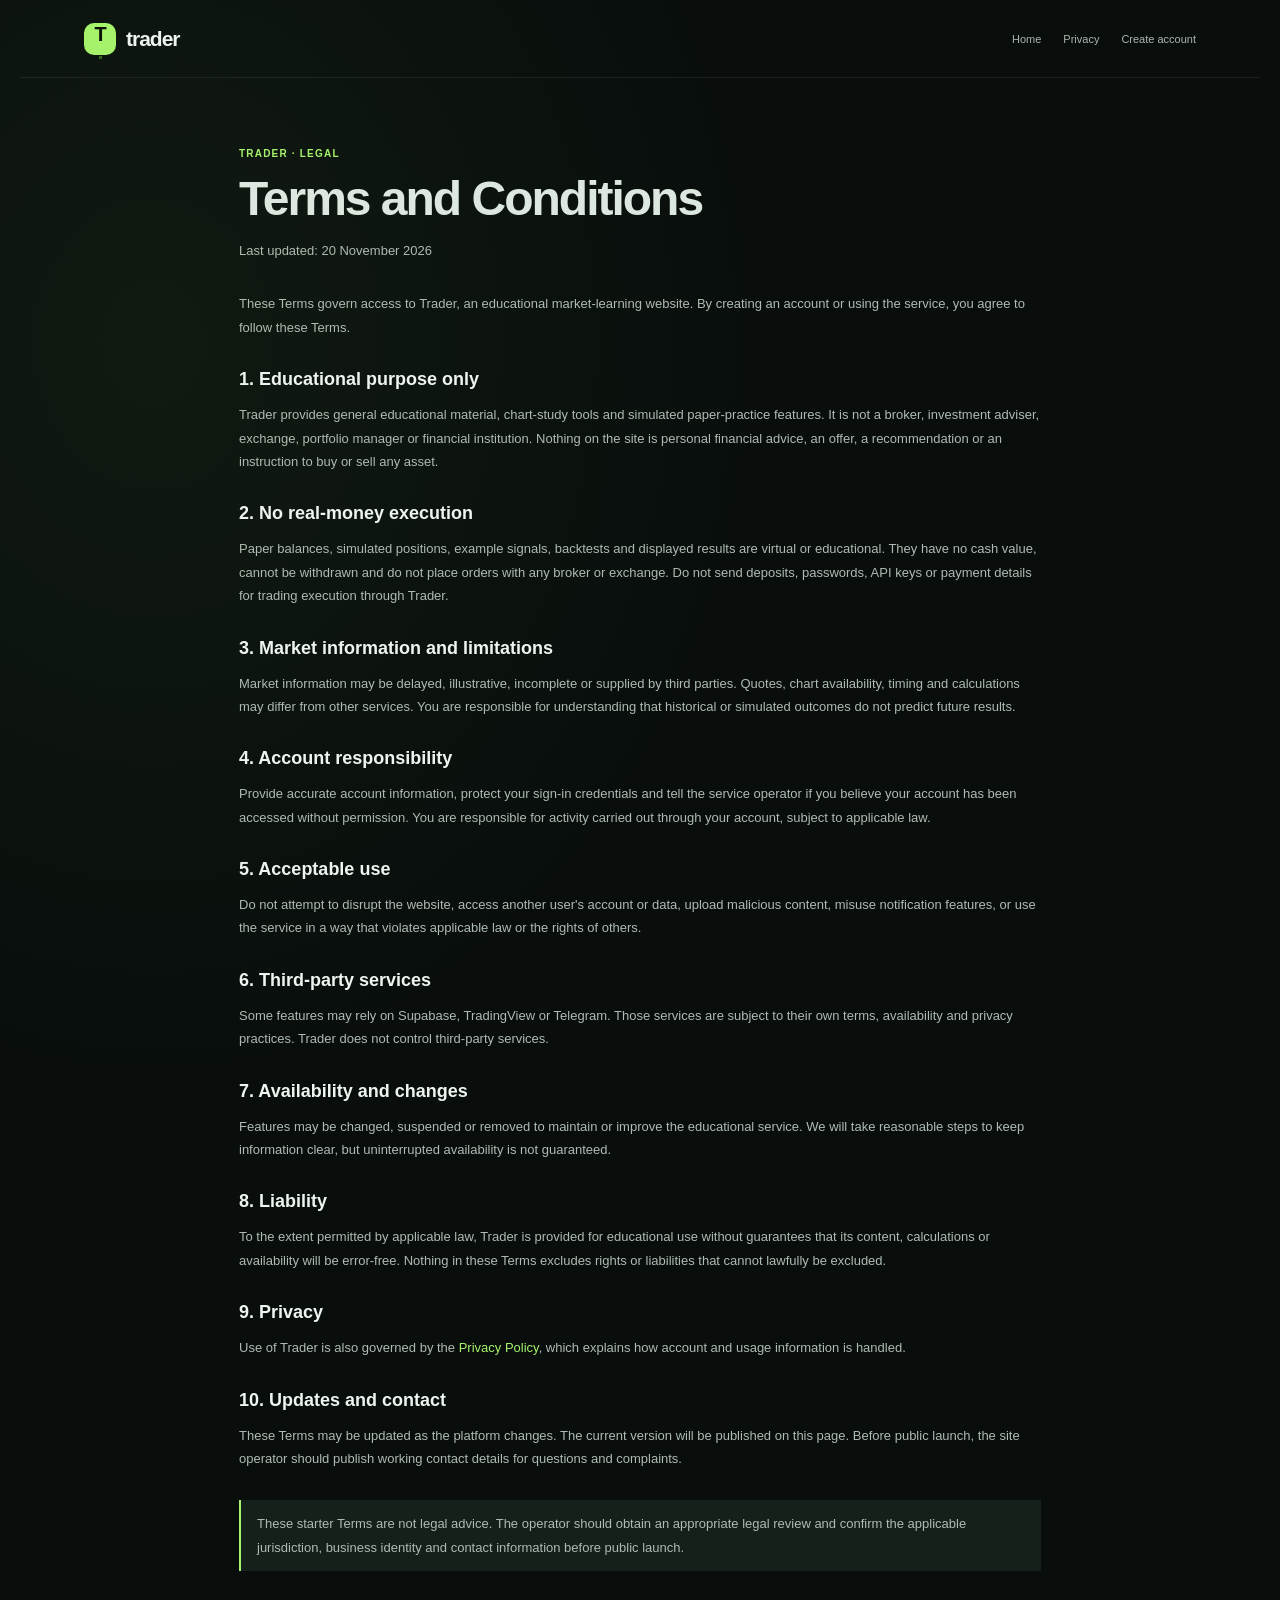
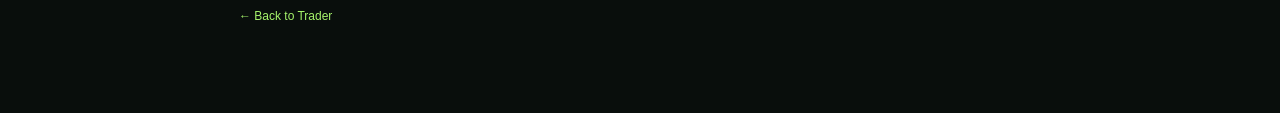
<file: terms.html>
<!doctype html>
<html lang="en"><head><meta charset="utf-8"><meta name="viewport" content="width=device-width,initial-scale=1"><meta name="theme-color" content="#090e0c"><title>Terms and Conditions | Trader</title><link rel="stylesheet" href="styles.css"></head>
<body class="landing-body"><header class="landing-nav"><a class="brand" href="index.html"><span class="brand-mark">T<span>·</span></span> trader</a><nav><a href="index.html">Home</a><a href="privacy.html">Privacy</a><a href="app.html?mode=signup">Create account</a></nav></header>
<main class="legal-page"><div class="eyebrow">TRADER · LEGAL</div><h1>Terms and Conditions</h1><p class="legal-updated">Last updated: 20 November 2026</p>
<p>These Terms govern access to Trader, an educational market-learning website. By creating an account or using the service, you agree to follow these Terms.</p>
<h2>1. Educational purpose only</h2><p>Trader provides general educational material, chart-study tools and simulated paper-practice features. It is not a broker, investment adviser, exchange, portfolio manager or financial institution. Nothing on the site is personal financial advice, an offer, a recommendation or an instruction to buy or sell any asset.</p>
<h2>2. No real-money execution</h2><p>Paper balances, simulated positions, example signals, backtests and displayed results are virtual or educational. They have no cash value, cannot be withdrawn and do not place orders with any broker or exchange. Do not send deposits, passwords, API keys or payment details for trading execution through Trader.</p>
<h2>3. Market information and limitations</h2><p>Market information may be delayed, illustrative, incomplete or supplied by third parties. Quotes, chart availability, timing and calculations may differ from other services. You are responsible for understanding that historical or simulated outcomes do not predict future results.</p>
<h2>4. Account responsibility</h2><p>Provide accurate account information, protect your sign-in credentials and tell the service operator if you believe your account has been accessed without permission. You are responsible for activity carried out through your account, subject to applicable law.</p>
<h2>5. Acceptable use</h2><p>Do not attempt to disrupt the website, access another user's account or data, upload malicious content, misuse notification features, or use the service in a way that violates applicable law or the rights of others.</p>
<h2>6. Third-party services</h2><p>Some features may rely on Supabase, TradingView or Telegram. Those services are subject to their own terms, availability and privacy practices. Trader does not control third-party services.</p>
<h2>7. Availability and changes</h2><p>Features may be changed, suspended or removed to maintain or improve the educational service. We will take reasonable steps to keep information clear, but uninterrupted availability is not guaranteed.</p>
<h2>8. Liability</h2><p>To the extent permitted by applicable law, Trader is provided for educational use without guarantees that its content, calculations or availability will be error-free. Nothing in these Terms excludes rights or liabilities that cannot lawfully be excluded.</p>
<h2>9. Privacy</h2><p>Use of Trader is also governed by the <a href="privacy.html">Privacy Policy</a>, which explains how account and usage information is handled.</p>
<h2>10. Updates and contact</h2><p>These Terms may be updated as the platform changes. The current version will be published on this page. Before public launch, the site operator should publish working contact details for questions and complaints.</p>
<p class="legal-disclaimer">These starter Terms are not legal advice. The operator should obtain an appropriate legal review and confirm the applicable jurisdiction, business identity and contact information before public launch.</p>
<a class="legal-back" href="index.html">← Back to Trader</a></main></body></html>
</file>
<file: styles.css>
:root{--bg:#090e0c;--panel:#101815;--line:#22312a;--muted:#87958d;--text:#edf4ef;--green:#a6f36b;--red:#ed8c83;--font:'DM Sans',sans-serif;--display:'Space Grotesk',sans-serif}*{box-sizing:border-box}body{margin:0;background:var(--bg);color:var(--text);font-family:var(--font);font-size:14px}button,input{font:inherit}button{cursor:pointer}a{color:inherit;text-decoration:none}.hidden{display:none!important}.auth-shell{min-height:100vh;background:radial-gradient(ellipse at 12% 45%,#4d7e391c,transparent 38%),#090e0c;padding:0 5.6%}.auth-top,.site-footer{height:82px;display:flex;align-items:center;justify-content:space-between;border-bottom:1px solid #ffffff0f}.brand{display:inline-flex;align-items:center;gap:10px;font:700 21px var(--display);letter-spacing:-1px}.brand-mark{width:32px;height:32px;border-radius:10px;background:var(--green);color:#0b1309;display:grid;place-items:center;font:700 20px var(--display)}.brand-mark span{color:#376a1d}.secure-note,.trust-row,.workspace-label,.eyebrow,.stat-top,.chart-disclaimer,.site-footer,.terms,.auth-divider,.lesson-tag,.signal-meta,.app-footer{font-size:10px;letter-spacing:1.2px;color:var(--muted)}.secure-note{display:flex;align-items:center;gap:9px}.secure-note i,.market-status i,.green-dot,.pulse{width:7px;height:7px;background:var(--green);border-radius:50%;display:inline-block}.auth-layout{max-width:1180px;min-height:calc(100vh - 145px);margin:auto;display:grid;grid-template-columns:1.12fr .88fr;align-items:center;gap:9%;padding:48px 0}.intro-panel h1{font:600 clamp(36px,4vw,54px)/1.12 var(--display);letter-spacing:-2.6px;margin:20px 0 16px}.intro-panel h1 em{font-style:normal;color:var(--green)}.intro-copy{max-width:480px;color:#9aa79f;line-height:1.8;font-size:15px;margin-bottom:28px}.eyebrow{color:var(--green);font-weight:700}.pulse{margin-right:8px;box-shadow:0 0 0 5px #a6f36b17}.slide-card{max-width:570px;border:1px solid var(--line);background:#0d1411;border-radius:17px;overflow:hidden}.slide-art{height:210px;position:relative;overflow:hidden;background:linear-gradient(130deg,#14251a,#0c1410 65%);display:grid;place-items:center}.art-grid{position:absolute;inset:0;background-image:linear-gradient(#ffffff09 1px,transparent 1px),linear-gradient(90deg,#ffffff09 1px,transparent 1px);background-size:32px 32px}.art-orbit{position:absolute;border:1px solid #a6f36b22;border-radius:50%;width:290px;height:290px}.orbit-one{transform:scaleX(1.5) rotate(-24deg)}.orbit-two{transform:scaleX(1.2) rotate(40deg);width:210px;height:210px}.mini-chart{position:relative;width:68%;z-index:1;background:#0b120f;border:1px solid #2d4536;border-radius:12px;padding:14px 16px 10px;box-shadow:0 15px 50px #0008}.mini-chart svg{width:100%;height:100px;display:block}.chart-label{font-size:8px;letter-spacing:1.5px;color:#94a49a}.chart-foot{display:flex;justify-content:space-between;font-size:9px;color:#8c9a91}.chart-foot b{color:var(--green)}.floating-tag{position:absolute;background:#1b2a20;border:1px solid #38513b;padding:8px 12px;border-radius:8px;font-size:10px;color:#d5e5d9;z-index:2}.tag-a{left:12%;top:25%}.tag-b{right:10%;bottom:22%}.slide-copy{padding:18px 22px 4px}.slide-kicker{font-size:9px;letter-spacing:1.3px;color:var(--green);font-weight:700}.slide-copy h2{font:600 19px var(--display);margin:8px 0}.slide-copy p{font-size:12px;color:var(--muted);line-height:1.6;margin:0}.slide-controls{display:flex;align-items:center;justify-content:space-between;padding:14px 22px 18px}.dots{display:flex;gap:6px}.dot{width:6px;height:6px;border:0;border-radius:20px;background:#45534a;padding:0}.dot.active{width:22px;background:var(--green)}.slide-arrows{display:flex;gap:7px}.slide-arrows button,.icon-btn{width:30px;height:30px;background:#17211b;border:1px solid var(--line);border-radius:8px;color:var(--text)}.trust-row{display:flex;gap:23px;margin-top:20px;font-size:8px}.auth-card{background:#101713;border:1px solid #26352c;border-radius:18px;padding:34px 36px;max-width:440px;width:100%;justify-self:end;box-shadow:0 24px 80px #0004}.auth-tabs{display:flex;background:#0b110e;padding:4px;border-radius:9px}.auth-tab{flex:1;border:0;background:none;color:var(--muted);padding:10px;border-radius:7px;font-size:12px}.auth-tab.active{background:#1b2a20;color:var(--green);font-weight:700}.auth-heading{margin:28px 0 24px}.auth-heading h2{font:600 25px var(--display);letter-spacing:-.8px;margin:10px 0 6px}.auth-heading p{color:var(--muted);font-size:12px;margin:0}.auth-card form>label{display:block;font-size:11px;color:#c9d4cd;margin:16px 0 8px}.field{height:45px;border:1px solid #2a3a30;border-radius:8px;background:#0b120e;display:flex;align-items:center;padding:0 12px;gap:10px;color:#718178}.field:focus-within{border-color:#7ebd51}.field input{background:none;border:0;outline:0;color:var(--text);width:100%;font-size:12px}.field input::placeholder{color:#59675f}.show-pass{border:0;background:none;color:var(--green);font-size:10px}.form-extras{display:flex;justify-content:space-between;align-items:center;margin:15px 0 20px;font-size:10px}.check-label{display:flex;align-items:center;gap:6px;color:var(--muted)}.check-label input{accent-color:var(--green)}.form-extras a{color:var(--green)}.primary-btn{background:var(--green);color:#10200c;border:0;border-radius:8px;padding:13px 16px;font-weight:700;font-size:12px;display:flex;justify-content:space-between;align-items:center}.primary-btn:hover,.small-primary:hover{background:#bbff8a}.full{width:100%}.form-message{min-height:16px;color:var(--green);font-size:10px;line-height:1.5}.auth-divider{display:flex;align-items:center;gap:12px;margin:16px 0}.auth-divider:before,.auth-divider:after{content:'';height:1px;background:var(--line);flex:1}.auth-foot{display:flex;gap:10px;align-items:flex-start;background:#142019;padding:12px;border-radius:9px}.shield{width:19px;height:19px;display:grid;place-items:center;background:#263c29;color:var(--green);border-radius:6px;flex:none}.auth-foot p{font-size:10px;line-height:1.6;color:#9ca99f;margin:0}.auth-foot strong{color:#dce8df}.terms{text-align:center;font-size:9px;letter-spacing:0;margin:18px 0 0}.site-footer{height:62px;border:0;font-size:9px;letter-spacing:.3px}.app-shell{min-height:100vh;display:grid;grid-template-columns:238px 1fr;background:#0a100d}.sidebar{height:100vh;position:sticky;top:0;border-right:1px solid var(--line);padding:27px 17px 18px;display:flex;flex-direction:column;background:#0d1410}.side-brand{padding:0 10px 35px}.workspace-label{font-size:9px;padding:0 11px 12px}.side-nav{display:grid;gap:5px}.nav-link{width:100%;border:0;background:transparent;color:#9aa79e;padding:12px 11px;border-radius:8px;text-align:left;display:flex;align-items:center;gap:12px;font-size:12px}.nav-link>span{font-size:17px;width:18px;text-align:center}.nav-link.active,.nav-link:hover{background:#1a2920;color:var(--green)}.nav-link small{margin-left:auto;color:var(--green);font-size:8px;letter-spacing:.8px}.sidebar-bottom{margin-top:auto}.risk-card{background:#142019;border:1px solid #27392d;border-radius:10px;padding:15px;margin-bottom:18px}.risk-icon{color:var(--green);font-size:20px}.risk-card strong{display:block;font:600 12px var(--display);margin:8px 0 5px}.risk-card p{font-size:10px;color:var(--muted);line-height:1.6;margin:0}.profile-mini{display:flex;align-items:center;gap:9px;border-top:1px solid var(--line);padding:17px 5px 0;margin-top:12px}.avatar{width:30px;height:30px;background:#263b2a;color:var(--green);display:grid;place-items:center;border-radius:9px;font-weight:700}.profile-mini strong,.profile-mini span{display:block;font-size:10px}.profile-mini span{color:var(--muted);margin-top:3px}.profile-mini .more{margin-left:auto;font-size:19px}.main-area{min-width:0}.topbar{height:70px;border-bottom:1px solid var(--line);display:flex;align-items:center;justify-content:space-between;padding:0 4.2%;background:#0d1410}.topbar>div:first-child{font-size:12px}.breadcrumb{color:#718077}.top-actions{display:flex;align-items:center;gap:17px}.market-status{font-size:8px;letter-spacing:1px;color:#a7b4aa;display:flex;align-items:center;gap:8px}.market-status i{width:6px;height:6px}.small-avatar{width:29px;height:29px}.page-content{max-width:1500px;margin:auto;padding:38px 4.2% 22px}.page-view{display:none}.page-view.active{display:block}.welcome-row{display:flex;justify-content:space-between;align-items:center;margin-bottom:27px}.welcome-row h1,.page-view>h1{font:600 29px var(--display);letter-spacing:-1.2px;margin:9px 0 5px}.welcome-row p,.page-lead{font-size:12px;color:var(--muted);margin:0}.outline-btn{border:1px solid #3b5140;background:transparent;color:var(--green);padding:10px 14px;border-radius:8px;font-size:11px}.outline-btn b{margin-left:15px}.stats-grid{display:grid;grid-template-columns:repeat(4,1fr);gap:13px;margin-bottom:17px}.stat-card,.panel{background:var(--panel);border:1px solid var(--line);border-radius:11px}.stat-card{padding:17px}.stat-top{display:flex;justify-content:space-between;font-size:8px}.stat-value{font:600 24px var(--display);margin:13px 0 8px}.stat-value small{font-size:12px;color:var(--muted)}.stat-foot{font-size:9px;color:var(--muted);display:flex;align-items:center;gap:7px}.green-dot{width:5px;height:5px}.dashboard-grid{display:grid;grid-template-columns:1.65fr 1fr;gap:14px}.panel{padding:19px}.panel-head{display:flex;align-items:center;justify-content:space-between;gap:10px}.panel-head h3,.panel h3{font:600 15px var(--display);margin:6px 0 0}.live-pill,.neutral-pill{font-size:8px;letter-spacing:.7px;border:1px solid #39513c;color:var(--green);padding:5px 8px;border-radius:20px;white-space:nowrap}.chart-legend{display:flex;justify-content:space-between;color:var(--muted);font-size:9px;margin:24px 0 10px}.chart-legend i{display:inline-block;width:7px;height:7px;border-radius:50%;background:var(--green);margin-right:6px}.large-chart{height:190px;position:relative;padding-left:35px}.large-chart svg{width:100%;height:100%;overflow:visible}.grid-line{stroke:#26352c;stroke-width:1;stroke-dasharray:3 5}.y-labels{position:absolute;left:0;top:0;bottom:0;display:flex;flex-direction:column;justify-content:space-between;color:#65736a;font-size:8px}.chart-x{display:flex;justify-content:space-between;padding-left:35px;color:#65736a;font-size:8px}.chart-disclaimer{font-size:8px;letter-spacing:.2px;margin:15px 0 0}.watch-row{display:flex;align-items:center;padding:14px 0;border-bottom:1px solid #202d25;gap:10px}.watch-row:last-of-type{border:0}.coin-icon{width:31px;height:31px;border-radius:50%;display:grid;place-items:center;font-weight:700}.bitcoin{background:#342817;color:#f6b94e}.ethereum{background:#202b45;color:#a6b7ff}.gold{background:#3c3420;color:#e7cb73;font-size:10px}.forex{background:#1d342a;color:#a6f36b}.asset-name{flex:1}.asset-name strong,.asset-name span,.asset-price strong,.asset-price span{display:block}.asset-name strong,.asset-price strong{font-size:10px}.asset-name span,.asset-price span{font-size:9px;color:var(--muted);margin-top:4px}.asset-price{text-align:right}.positive{color:var(--green)!important}.negative{color:var(--red)!important}.bottom-grid{display:grid;grid-template-columns:1.65fr 1fr;gap:14px;margin-top:14px}.lesson-feature{display:flex;gap:16px;margin-top:18px;align-items:center}.lesson-art{width:128px;height:108px;border-radius:9px;background:linear-gradient(140deg,#253d29,#111b14);position:relative;overflow:hidden;flex:none}.lesson-art>span{position:absolute;top:10px;left:12px;color:#d6edcf;font:600 22px var(--display)}.candles{position:absolute;bottom:15px;left:17px;right:15px;display:flex;align-items:end;gap:8px;height:50px}.candles i{width:8px;background:var(--green);height:27px;position:relative;border-radius:1px}.candles i:before{content:'';position:absolute;left:3px;top:-9px;height:46px;width:1px;background:var(--green)}.candles i:nth-child(2){height:36px}.candles i:nth-child(3){height:20px}.candles i:nth-child(4){height:42px}.candles i:nth-child(5){height:31px}.candles i:nth-child(6){height:46px}.candles i:nth-child(7){height:38px}.lesson-info{min-width:0}.lesson-tag{font-size:8px;color:var(--green)}.lesson-info h4{font:600 13px var(--display);margin:7px 0}.lesson-info p,.signal-card p{font-size:10px;color:var(--muted);line-height:1.6;margin:0 0 11px}.small-primary{background:var(--green);border:0;border-radius:6px;padding:8px 10px;color:#13200f;font-size:9px;font-weight:700}.insight-panel{position:relative;overflow:hidden}.insight-symbol{font-size:27px;color:var(--green);margin:16px 0 8px}.insight-panel h3{max-width:260px;line-height:1.35}.insight-panel p{font-size:10px;color:var(--muted);line-height:1.7;max-width:300px}.text-btn{background:none;border:0;color:var(--green);font-size:10px}.page-view>h1{margin-bottom:7px}.page-lead{line-height:1.7;margin-bottom:25px}.table-panel{margin-top:18px}.market-table{margin-top:18px}.table-row{display:grid;grid-template-columns:1.3fr 1fr 1fr 1fr .6fr;align-items:center;gap:10px;padding:15px 8px;border-bottom:1px solid #202d25;font-size:10px}.table-row:last-child{border:0}.table-head{color:var(--muted);font-size:8px;letter-spacing:.8px}.study-btn{background:#1b2a20;color:var(--green);border:1px solid #334a37;border-radius:6px;padding:7px;font-size:9px}.notice{border:1px solid #3c432b;background:#1b2015;color:#c0c9b7;padding:14px 16px;border-radius:9px;font-size:10px;line-height:1.7;margin-top:17px}.notice b{color:var(--green)}.practice-grid{display:grid;grid-template-columns:1fr 1fr;gap:15px}.virtual-card{background:linear-gradient(130deg,#14231a,#101815)}.virtual-balance{font:600 36px var(--display);margin:13px 0}.virtual-card p{font-size:10px;color:var(--muted)}.virtual-line{height:1px;background:var(--line);margin:20px 0}.virtual-stats span{display:flex;justify-content:space-between;color:var(--muted);font-size:10px;margin:12px 0}.virtual-stats b{color:var(--text)}.check-list{padding-left:17px;color:#aab6ad;font-size:11px;line-height:2.3}.practice-label{font-size:8px;color:var(--green);letter-spacing:1px}.signal-grid{display:grid;grid-template-columns:repeat(3,1fr);gap:14px}.signal-card h3{margin:17px 0 8px}.signal-top{display:flex;justify-content:space-between;gap:6px}.neutral-pill{color:#bdc7bf;border-color:#39443c}.signal-visual{height:86px;border-radius:8px;background:#142019;margin:15px 0;display:flex;align-items:center;justify-content:center;gap:10px;color:var(--green);font:600 25px var(--display)}.signal-visual span{font:10px var(--font);color:#a8b5ab}.level-visual{position:relative}.level-visual i{position:absolute;left:10%;right:10%;height:1px;border-top:1px dashed #a6f36b66}.level-visual i:first-child{top:28px}.level-visual i:nth-child(2){bottom:25px}.level-visual span{z-index:1;background:#142019;padding:5px}.risk-visual{color:#e6c77d}.signal-meta{display:flex;justify-content:space-between;font-size:8px;letter-spacing:.2px}.learning-grid{display:grid;grid-template-columns:repeat(4,1fr);gap:13px}.learning-card{position:relative;min-height:205px;padding:18px}.lesson-number{display:block;font:600 27px var(--display);color:#48634a;margin-bottom:20px}.learning-card h3{font-size:13px;line-height:1.35;margin:8px 0}.learning-card p{font-size:10px;line-height:1.6;color:var(--muted);min-height:48px}.lesson-action{display:flex;justify-content:space-between;width:100%;background:none;border:0;border-top:1px solid var(--line);padding:12px 0 0;color:var(--green);font-size:10px;text-align:left}.lesson-action.done{color:#9aa79e}.lesson-action.done span{color:var(--green)}.app-footer{border-top:1px solid var(--line);margin-top:28px;padding:17px 0 0;line-height:1.6;letter-spacing:.2px}@media(max-width:1050px){.auth-layout{gap:4%}.auth-card{padding:27px}.stats-grid{grid-template-columns:repeat(2,1fr)}.learning-grid{grid-template-columns:repeat(2,1fr)}}@media(max-width:760px){.auth-shell{padding:0 5%}.auth-top{height:65px}.secure-note{font-size:0}.auth-layout{grid-template-columns:1fr;padding:35px 0;gap:25px}.intro-panel h1{font-size:39px}.intro-copy{font-size:13px}.slide-art{height:175px}.trust-row{gap:12px;font-size:7px;flex-wrap:wrap}.auth-card{justify-self:stretch;max-width:none;padding:25px}.site-footer{font-size:8px}.app-shell{grid-template-columns:1fr}.sidebar{height:auto;position:static;padding:14px;display:block;border-right:0;border-bottom:1px solid var(--line)}.side-brand{padding:0 5px 12px}.workspace-label,.risk-card,.profile-mini{display:none}.side-nav{display:flex;overflow-x:auto;gap:4px}.nav-link{width:auto;white-space:nowrap;padding:9px;font-size:10px}.nav-link>span{display:none}.sidebar-bottom{margin:0}.sidebar-bottom>.nav-link{position:absolute;right:12px;top:13px;width:auto;padding:8px}.sidebar-bottom>.nav-link span{display:none}.topbar{height:55px;padding:0 5%}.market-status{font-size:0}.top-actions{gap:10px}.page-content{padding:25px 5%}.welcome-row{align-items:flex-start;gap:12px}.welcome-row h1,.page-view>h1{font-size:24px}.outline-btn{font-size:9px;white-space:nowrap}.dashboard-grid,.bottom-grid,.practice-grid{grid-template-columns:1fr}.signal-grid{grid-template-columns:1fr}.lesson-feature{align-items:flex-start}.lesson-art{width:100px;height:95px}.table-row{grid-template-columns:1.2fr .9fr 1fr .8fr}.table-row>*:nth-child(2),.table-head>*:nth-child(2){display:none}.learning-grid{grid-template-columns:1fr 1fr}.stat-card{padding:13px}.stat-value{font-size:20px}.panel{padding:15px}}@media(max-width:420px){.learning-grid{grid-template-columns:1fr}.stats-grid{gap:8px}.stat-top{font-size:7px}.table-row{grid-template-columns:1fr 1fr .8fr;font-size:9px}.table-row>*:nth-child(4),.table-head>*:nth-child(4){display:none}.trust-row{display:none}.auth-heading h2{font-size:22px}}
.signup-name{margin:0 0 4px}.signup-name label{display:block;font-size:11px;color:#c9d4cd;margin:16px 0 8px}.session-note{color:var(--muted);font-size:10px}.form-message.error{color:var(--red)}.form-message.success{color:var(--green)}.signal-card{min-height:250px}
.signal-toolbar{display:grid;grid-template-columns:1.1fr .8fr 1.2fr auto;gap:12px;align-items:end;margin-bottom:15px;padding:16px}
.signal-control{min-width:0}.signal-control label{display:block;color:var(--muted);font-size:8px;letter-spacing:1px;margin-bottom:8px;font-weight:700}
.signal-control select,.signal-control input{width:100%;height:40px;border:1px solid #2a3a30;border-radius:7px;background:#0b120e;color:var(--text);padding:0 10px;font:11px var(--font);outline:none}
.signal-control select:focus,.signal-control input:focus{border-color:var(--green)}
.chart-load-btn{height:40px;white-space:nowrap;padding:0 14px}
.live-chart-panel{padding:18px;margin-bottom:15px}
.tv-chart-wrap{height:560px;width:100%;margin-top:16px;border:1px solid #25342b;border-radius:8px;overflow:hidden;background:#0b110e}
#tvChartContainer{height:100%;width:100%}
#tvChartContainer iframe{border:0}
.indicator-grid{display:grid;grid-template-columns:repeat(2,minmax(0,1fr));gap:13px}
.indicator-card h3{margin:9px 0;font-size:14px}
.indicator-card p,.mt-platform-note p{font-size:11px;line-height:1.75;color:var(--muted)}
.indicator-tag{font-size:8px;letter-spacing:1px;color:var(--green);font-weight:700}
.indicator-rule{font-size:9px;line-height:1.8;color:#aab6ad;border-top:1px solid var(--line);padding-top:10px}
.indicator-rule b{color:var(--text)}
.mt-platform-note{margin-top:14px}
.mt-platform-note h3{margin:8px 0}
@media(max-width:900px){.signal-toolbar{grid-template-columns:1fr 1fr}.custom-symbol-control{grid-column:1}.chart-load-btn{grid-column:2;grid-row:2}}
@media(max-width:600px){.signal-toolbar{grid-template-columns:1fr}.custom-symbol-control,.chart-load-btn{grid-column:auto;grid-row:auto}.tv-chart-wrap{height:430px}.indicator-grid{grid-template-columns:1fr}}

.bot-safety-strip{display:flex;justify-content:space-between;gap:12px;flex-wrap:wrap;padding:11px 14px;margin:15px 0;background:#102219;border:1px solid #28553a;border-radius:8px;color:#7fe2a0;font-size:9px;letter-spacing:.6px}
.bot-setup-panel{padding:18px;margin-bottom:15px}
.bot-form-grid{display:grid;grid-template-columns:repeat(2,minmax(0,1fr));gap:14px;margin:20px 0}
.bot-form-grid input[type=file]{font-size:10px;padding:8px}
.bot-file-help,.bot-run-message{font-size:10px;color:var(--muted);line-height:1.7;margin:10px 0 14px}
.bot-run-message.error{color:#ff8585}
.bot-results-grid{display:grid;grid-template-columns:1.5fr 1fr;gap:13px;margin-bottom:15px}
.bot-result-main,.bot-trades-panel{grid-column:1/-1}
.bot-metrics{display:grid;grid-template-columns:repeat(3,minmax(0,1fr));gap:12px;margin-top:16px}
.bot-metric{padding:12px;border:1px solid var(--line);border-radius:8px;display:grid;gap:7px}
.bot-metric span,.bot-risk-summary{font-size:10px;color:var(--muted)}
.bot-metric b{font-size:17px;color:var(--text)}
.bot-risk-summary p{padding:7px 0;border-bottom:1px solid var(--line)}
.bot-risk-summary b{color:var(--text)}
.bot-trades-scroll{overflow-x:auto}
.bot-trades-table{width:100%;border-collapse:collapse;font-size:10px;margin-top:12px}
.bot-trades-table th,.bot-trades-table td{text-align:left;padding:10px;border-bottom:1px solid var(--line);white-space:nowrap}
.bot-trades-table th{color:var(--muted);font-weight:600}
@media(max-width:650px){.bot-form-grid,.bot-results-grid{grid-template-columns:1fr}.bot-result-main,.bot-trades-panel{grid-column:auto}.bot-metrics{grid-template-columns:repeat(2,minmax(0,1fr))}}

/* Account menu and interactive learning reader */
.profile-mini{position:relative}.profile-mini .more{cursor:pointer;user-select:none;padding:7px 10px;border-radius:8px}.profile-mini .more:hover{background:#202a23}.profile-menu{position:absolute;right:8px;bottom:54px;z-index:50;min-width:190px;padding:7px;background:#151d18;border:1px solid #344237;border-radius:12px;box-shadow:0 16px 40px #0008}.profile-menu button{display:block;width:100%;border:0;background:transparent;color:#e8eee8;text-align:left;padding:10px 12px;border-radius:8px;cursor:pointer;font:inherit}.profile-menu button:hover{background:#263329}.trader-modal{display:none;position:fixed;inset:0;z-index:1000;background:#050906c9;align-items:center;justify-content:center;padding:20px}.trader-modal.open{display:flex}.trader-modal-card{position:relative;width:min(560px,100%);max-height:85vh;overflow:auto;background:#111a14;border:1px solid #354639;border-radius:18px;padding:30px;color:#edf4ec;box-shadow:0 24px 80px #0009}.trader-modal-card h2{font-family:"Space Grotesk",sans-serif;font-size:26px;margin:12px 0}.trader-modal-card .modal-copy{line-height:1.75;color:#c0cabe}.modal-close{position:absolute;right:16px;top:12px;border:0;background:transparent;color:#e8eee8;font-size:28px;cursor:pointer}.lesson-takeaway{margin:22px 0;padding:16px;border-radius:12px;background:#1c2a20;border:1px solid #354a39}.lesson-takeaway p{margin:8px 0 0;color:#c6d1c5;line-height:1.65}.modal-lesson-number{display:inline-block;margin-top:16px}.lesson-card-clickable{cursor:pointer;transition:border-color .18s,transform .18s}.lesson-card-clickable:hover,.lesson-card-clickable:focus-visible{border-color:#a6f36b;transform:translateY(-2px);outline:none}.lesson-complete-btn:disabled{opacity:.7;cursor:default}


/* Public landing and legal pages */
.landing-body{background:radial-gradient(ellipse at 12% 20%,#4d7e391c,transparent 38%),#090e0c;min-height:100vh}
.landing-nav{max-width:1240px;margin:auto;min-height:78px;padding:12px 5%;display:flex;align-items:center;justify-content:space-between;border-bottom:1px solid #ffffff12}
.landing-nav nav{display:flex;align-items:center;gap:22px;color:#aab6ad;font-size:11px}
.landing-nav nav a:hover,.landing-footer a:hover{color:var(--green)}
.landing-login{color:#dce8df}
.landing-join{display:inline-flex;background:var(--green);color:#10200c!important;padding:11px 15px;border-radius:8px;font-weight:700}
.landing-hero{max-width:1180px;margin:auto;min-height:590px;padding:90px 5% 70px;display:grid;grid-template-columns:1fr 1fr;align-items:center;gap:7%}
.landing-hero h1{font:600 clamp(39px,5vw,62px)/1.08 var(--display);letter-spacing:-3px;margin:22px 0}
.landing-hero h1 em{font-style:normal;color:var(--green)}
.landing-hero-copy>p{max-width:500px;color:#9aa79f;line-height:1.9;font-size:15px}
.landing-actions{display:flex;align-items:center;gap:20px;margin:28px 0}
.landing-actions .primary-btn{min-width:145px}
.landing-secondary{font-size:11px;color:#c6d1c9}
.landing-trust{display:flex;flex-wrap:wrap;gap:17px;color:#89978e;font-size:9px}
.landing-visual{position:relative;background:linear-gradient(145deg,#14251a,#0c1410 70%);border:1px solid #2d4536;border-radius:18px;padding:20px;box-shadow:0 30px 90px #0005;min-height:330px}
.landing-visual-top,.landing-visual-bottom{display:flex;justify-content:space-between;color:#91a096;font-size:8px;letter-spacing:1.2px}
.landing-status,.landing-visual-bottom b{color:var(--green)}
.landing-visual-chart{height:245px;position:relative;display:flex;align-items:center}
.landing-visual-chart svg{width:100%;z-index:1}
.landing-chart-grid{position:absolute;inset:20px 0;background-image:linear-gradient(#ffffff0b 1px,transparent 1px),linear-gradient(90deg,#ffffff0b 1px,transparent 1px);background-size:35px 35px}
.landing-float{position:absolute;padding:10px 14px;border:1px solid #38513b;border-radius:8px;background:#1b2a20;color:#d5e5d9;font-size:10px}
.landing-float-one{left:-22px;top:95px}.landing-float-two{right:-16px;bottom:55px}
.landing-features{max-width:1180px;margin:0 auto;padding:65px 5% 80px;border-top:1px solid #ffffff12}
.landing-features h2,.landing-note h2{font:600 29px var(--display);letter-spacing:-1px;margin:12px 0 28px}
.landing-feature-grid{display:grid;grid-template-columns:repeat(3,1fr);gap:14px}
.landing-feature-grid article{padding:24px;border:1px solid var(--line);border-radius:12px;background:#101815}
.landing-feature-grid article>span{color:var(--green);font:600 13px var(--display)}
.landing-feature-grid h3{font:600 17px var(--display);margin:18px 0 8px}
.landing-feature-grid p,.landing-note p{color:var(--muted);font-size:12px;line-height:1.8}
.landing-note{max-width:1080px;margin:0 auto 80px;padding:32px;border:1px solid #2b3d30;border-radius:14px;background:linear-gradient(120deg,#142019,#101815);display:flex;align-items:center;justify-content:space-between;gap:25px}
.landing-note h2{margin-bottom:8px}.landing-note p{max-width:620px;margin:0}
.landing-footer{max-width:1180px;margin:auto;padding:25px 5%;border-top:1px solid #ffffff12;display:flex;justify-content:space-between;gap:15px;color:var(--muted);font-size:9px}
.landing-footer a,.legal-page a{color:var(--green)}
.legal-page{max-width:850px;margin:0 auto;padding:70px 24px 90px;color:#dce8df}
.legal-page h1{font:600 clamp(34px,5vw,48px) var(--display);letter-spacing:-2px;margin:12px 0}
.legal-updated{font-size:11px;color:var(--muted);margin-bottom:30px}
.legal-page>p,.legal-page h2{line-height:1.8}
.legal-page>p{font-size:13px;color:#aebbb2}
.legal-page h2{font:600 18px var(--display);margin:30px 0 8px;color:#eef5ef}
.legal-disclaimer{border-left:2px solid var(--green);padding:12px 16px;background:#142019;margin-top:30px}
.legal-back{display:inline-block;margin-top:25px;font-size:12px}
.legal-consent{margin:12px 0 17px;padding:12px;background:#142019;border:1px solid #314735;border-radius:8px}
.legal-consent-label{display:flex;align-items:flex-start;gap:9px;color:#c9d4cd;font-size:10px;line-height:1.6}
.legal-consent-label input{margin-top:2px;accent-color:var(--green);flex:none}
.legal-consent-label a{color:var(--green);text-decoration:underline}
.legal-consent small{display:block;color:#829087;font-size:9px;margin:7px 0 0 23px}
.legal-footer-links{display:inline-block;margin-left:8px}
.legal-footer-links a{color:var(--green)}
@media(max-width:800px){.landing-nav{align-items:flex-start;gap:15px}.landing-nav nav{gap:11px;flex-wrap:wrap;justify-content:flex-end}.landing-hero{grid-template-columns:1fr;padding-top:58px;gap:42px}.landing-visual{margin:0 12px}.landing-feature-grid{grid-template-columns:1fr}.landing-note{margin:0 5% 55px;align-items:flex-start;flex-direction:column}.landing-footer{flex-direction:column}.legal-page{padding-top:45px}}

/* Accessible honeypot: hidden from people, detectable by simple form-filling bots */
.bot-trap{position:absolute!important;left:-10000px!important;top:auto!important;width:1px!important;height:1px!important;overflow:hidden!important;opacity:0!important;pointer-events:none!important}


/* Approval gate for accounts awaiting administrator review */
.approval-gate{min-height:100vh;display:grid;place-items:center;padding:24px;background:radial-gradient(ellipse at 15% 10%,#4d7e3920,transparent 38%),#090e0c;color:#edf4ec;font-family:"DM Sans",sans-serif}
.approval-card{width:min(520px,100%);padding:34px;border:1px solid #344638;border-radius:18px;background:#111a14;box-shadow:0 24px 80px #0008}
.approval-card .brand-mark{font:700 28px "Space Grotesk";color:#a6f36b;margin-bottom:28px}
.approval-card .brand-mark span{color:#edf4ec}
.approval-card .eyebrow{font-size:9px;letter-spacing:1.4px;color:#a6f36b;font-weight:700}
.approval-card h1{font:600 29px "Space Grotesk";letter-spacing:-1px;line-height:1.2;margin:13px 0}
.approval-card p{color:#aab6ad;font-size:13px;line-height:1.8}
.approval-status{display:inline-block;margin:15px 0 22px;padding:8px 11px;border:1px solid #4b4b30;border-radius:20px;color:#e8c77d;background:#292516;font-size:9px;letter-spacing:1px;font-weight:700}
.approval-card .primary-btn{display:block;width:100%;border:0;cursor:pointer}

.study-engine-panel{margin:22px 0;padding:22px;border:1px solid #344638;border-radius:14px;background:#111a14}
.study-engine-panel h3{font:600 21px var(--display);margin:10px 0}
.study-engine-panel .page-lead{font-size:12px;line-height:1.7;color:var(--muted);max-width:760px}
.study-upload-row{display:flex;align-items:center;gap:12px;flex-wrap:wrap;margin-top:18px}
.study-file-label{font-size:9px;letter-spacing:1px;color:#a6f36b;font-weight:700}
.study-upload-row input{max-width:100%;color:#c9d4cd;font-size:11px}
.study-upload-row .primary-btn{border:0;cursor:pointer}
.study-run-message{font-size:11px;color:#aab6ad;line-height:1.6;margin:13px 0 0}
.study-run-message.error{color:#f0a39a}
.study-results{margin-top:20px;border-top:1px solid #ffffff16;padding-top:18px}
.study-context-grid,.study-metric-grid{display:grid;grid-template-columns:repeat(3,minmax(0,1fr));gap:10px}
.study-context-grid>div,.study-metric{padding:12px;border:1px solid #2d4032;border-radius:9px;background:#0d1510;min-width:0}
.study-context-grid small,.study-metric small{display:block;font-size:8px;letter-spacing:.8px;color:#91a096;text-transform:uppercase}
.study-context-grid b,.study-metric b{display:block;margin-top:7px;color:#dce8df;font-size:12px;overflow-wrap:anywhere}
.study-metric-grid{grid-template-columns:repeat(4,minmax(0,1fr));margin:12px 0}
.study-results h4{font-size:12px;margin:18px 0 8px}
.study-results ul{padding-left:20px;color:#aab6ad;font-size:11px;line-height:1.8}
.study-limitations{font-size:10px;color:#e8c77d;line-height:1.6}
@media(max-width:650px){.study-context-grid{grid-template-columns:1fr}.study-metric-grid{grid-template-columns:repeat(2,minmax(0,1fr))}.study-upload-row{align-items:flex-start;flex-direction:column}}
</file>
